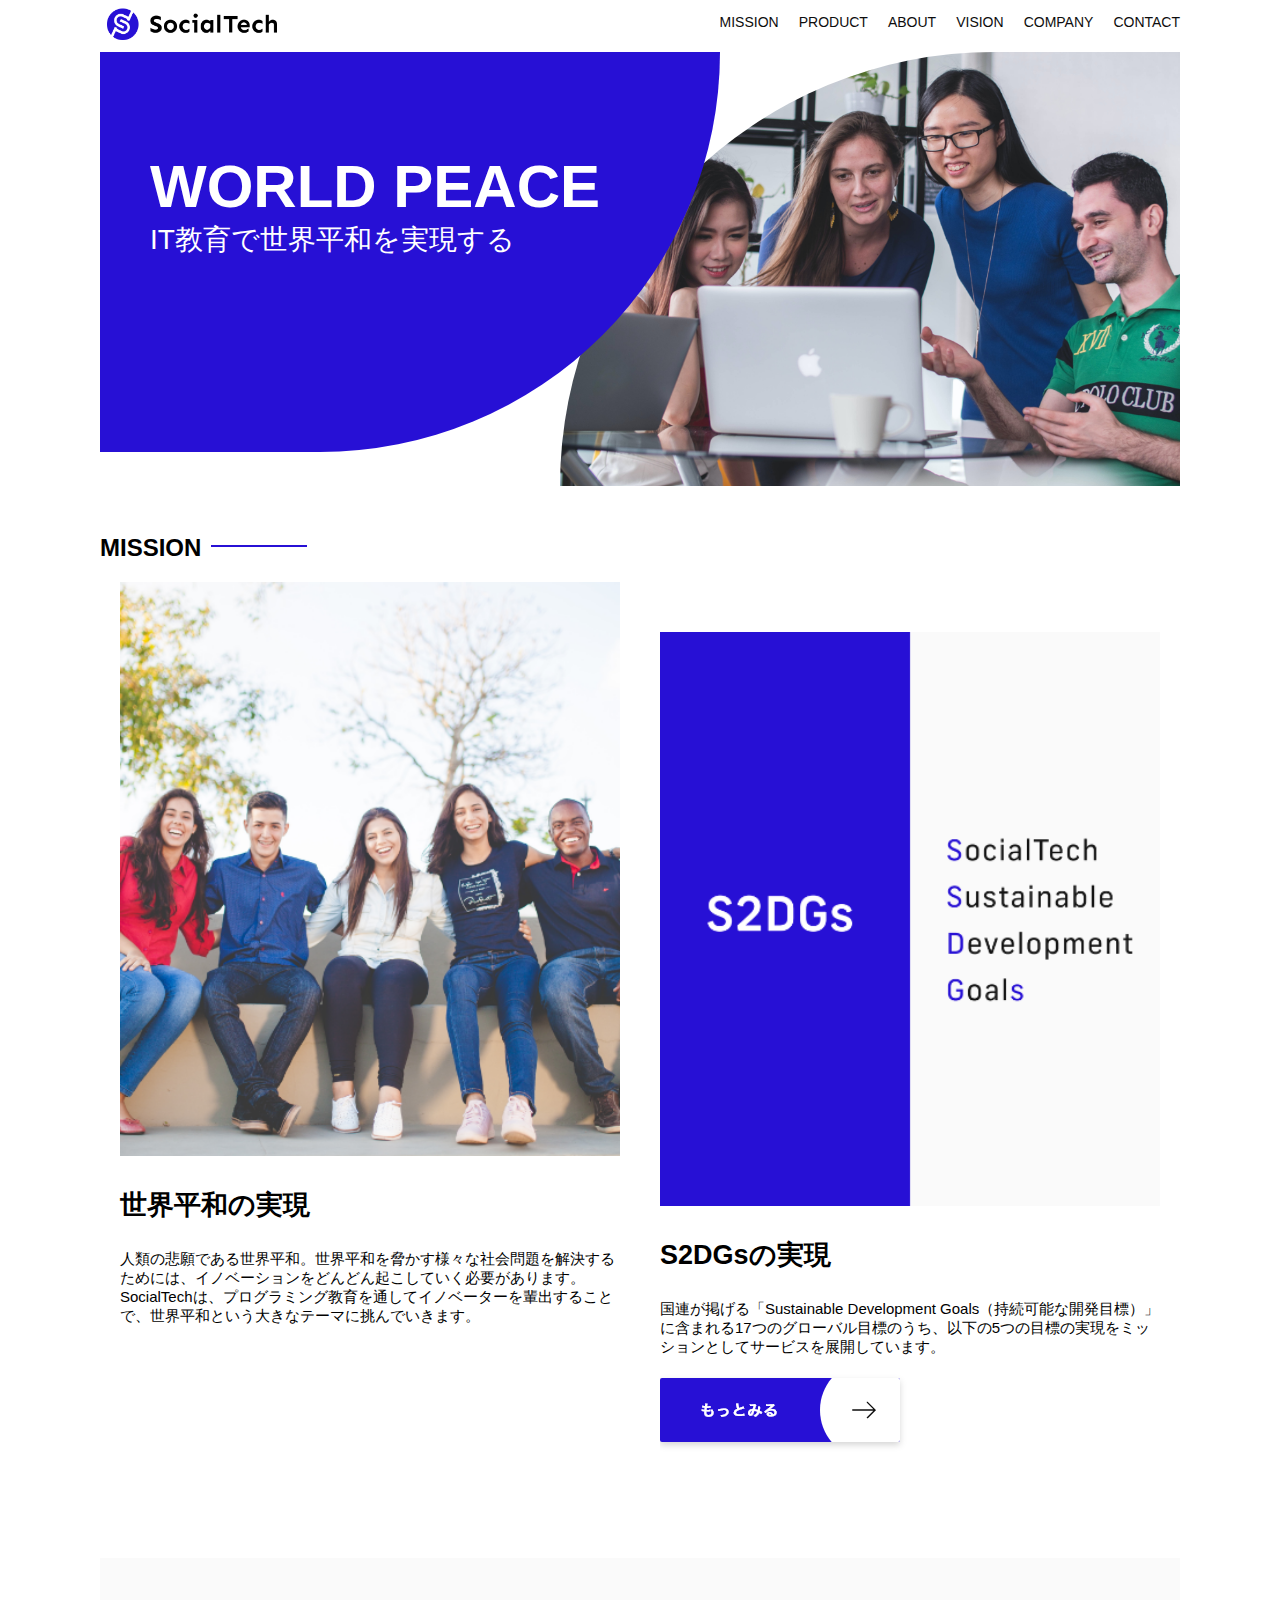
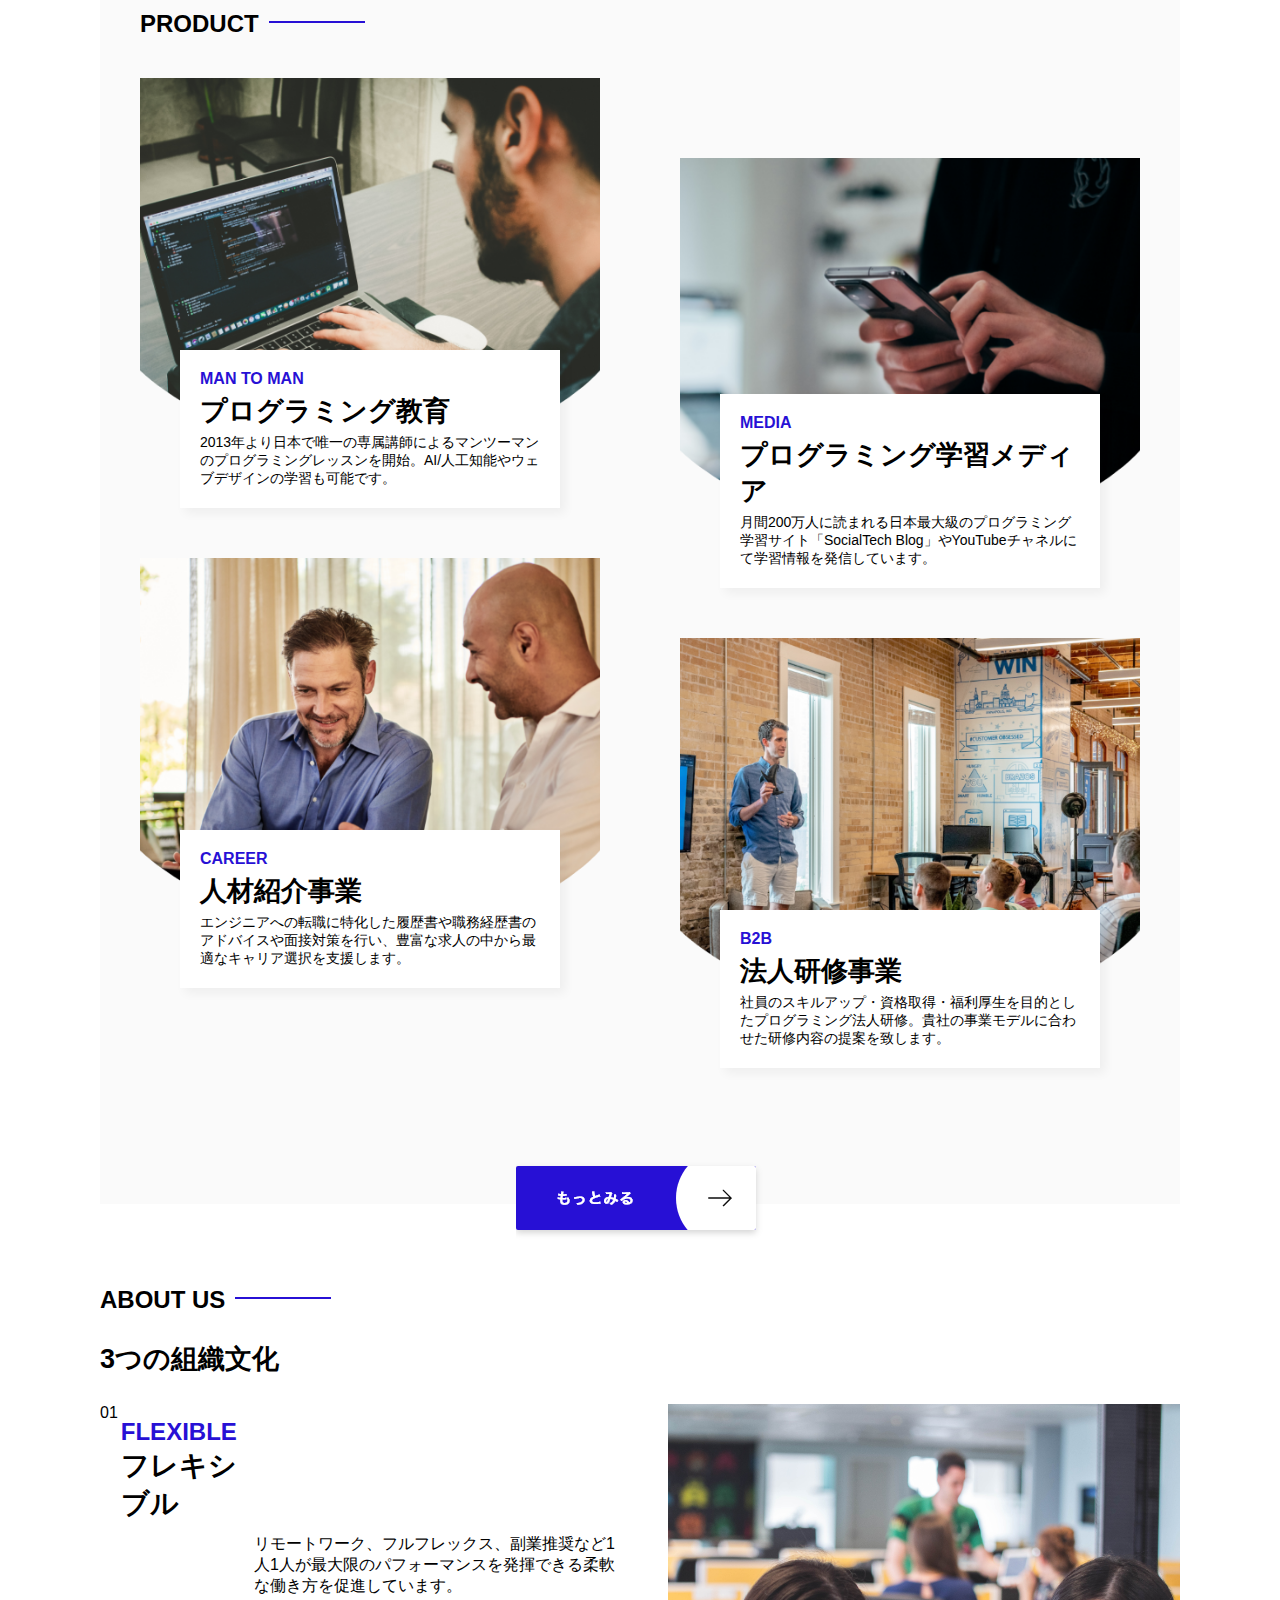
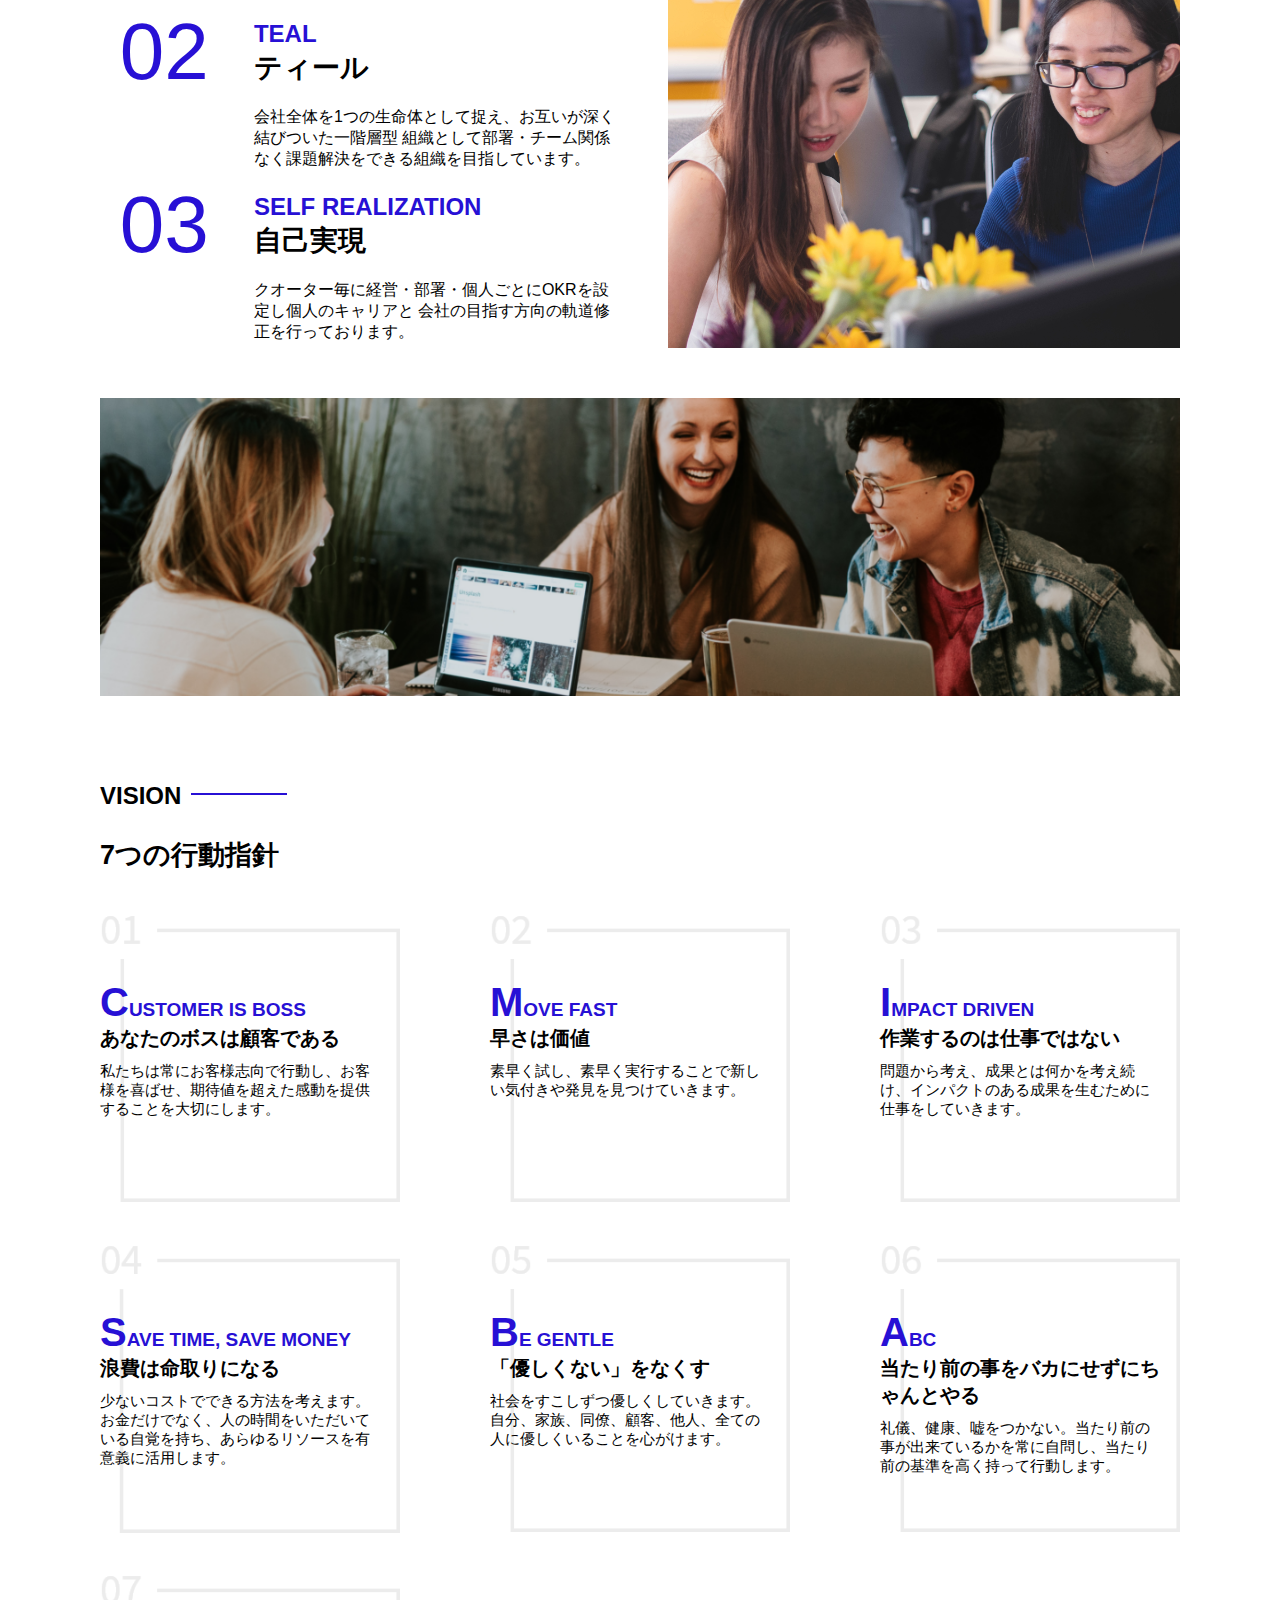
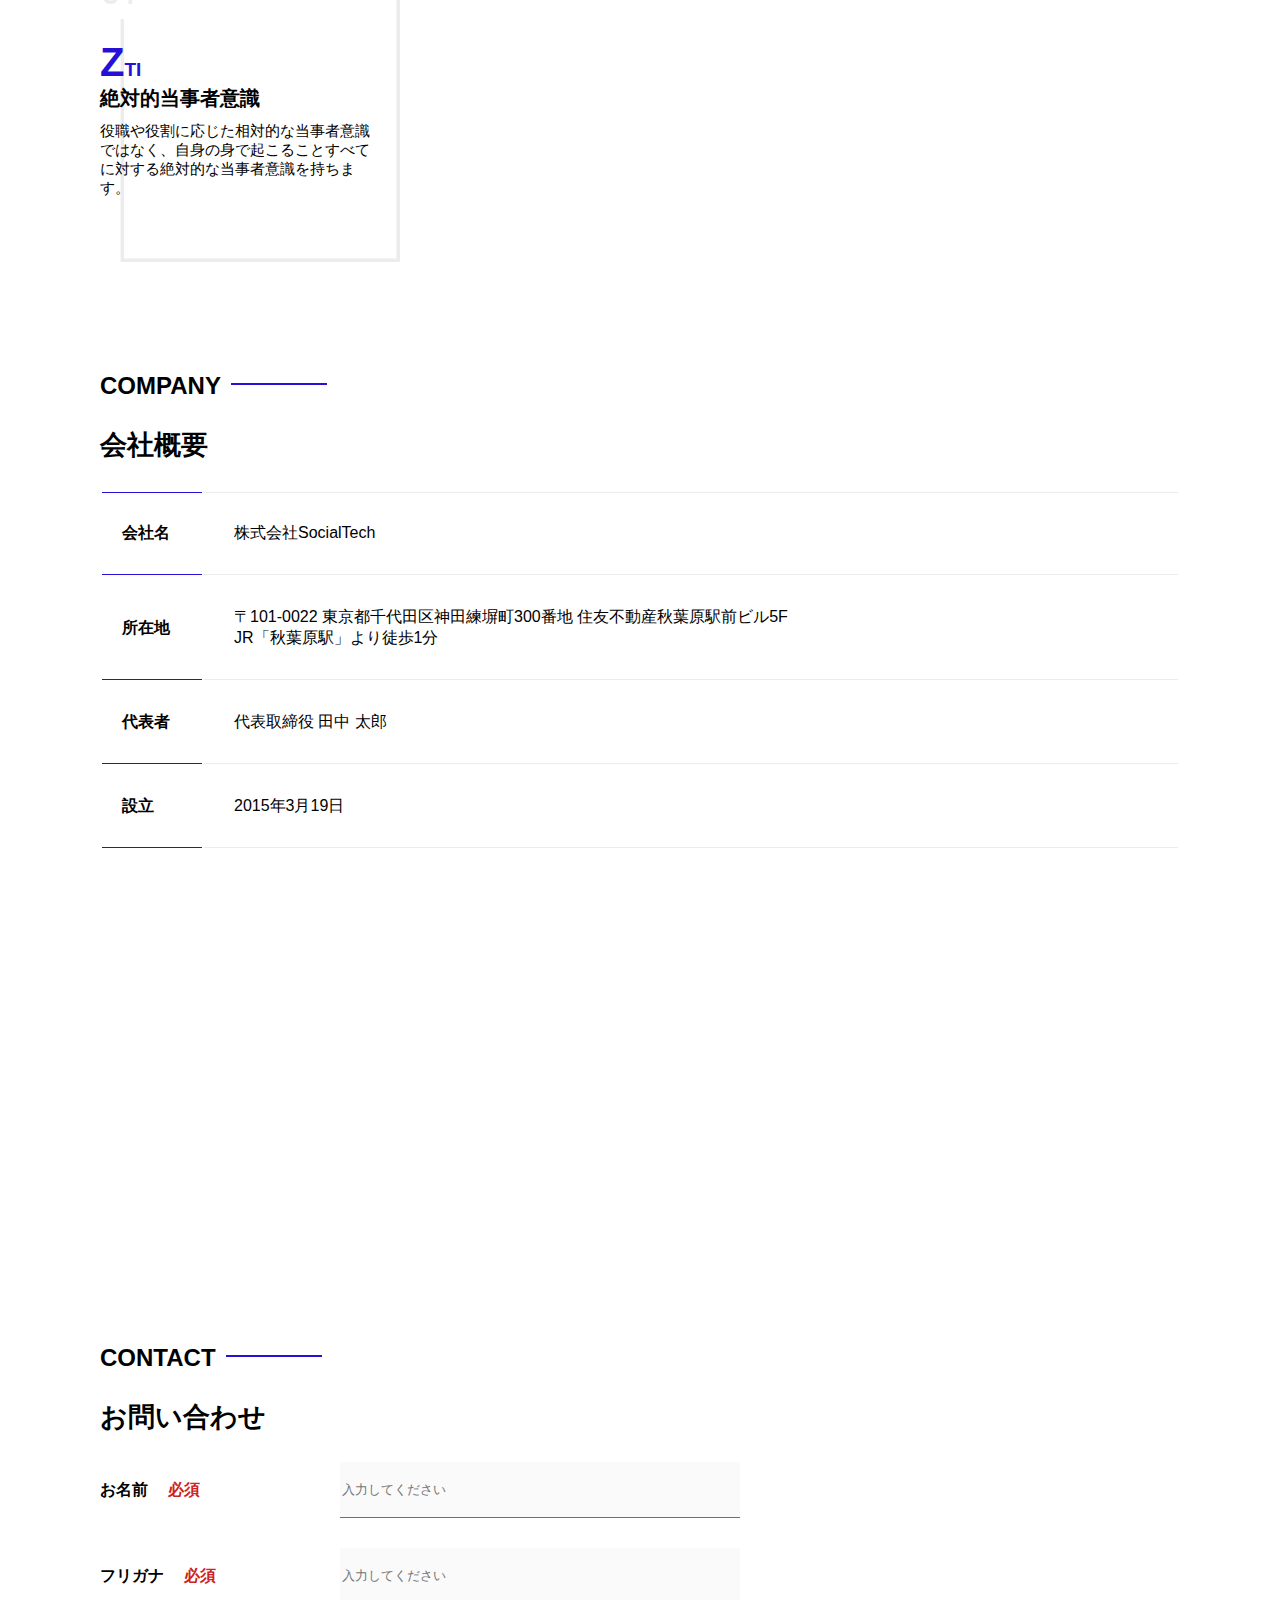
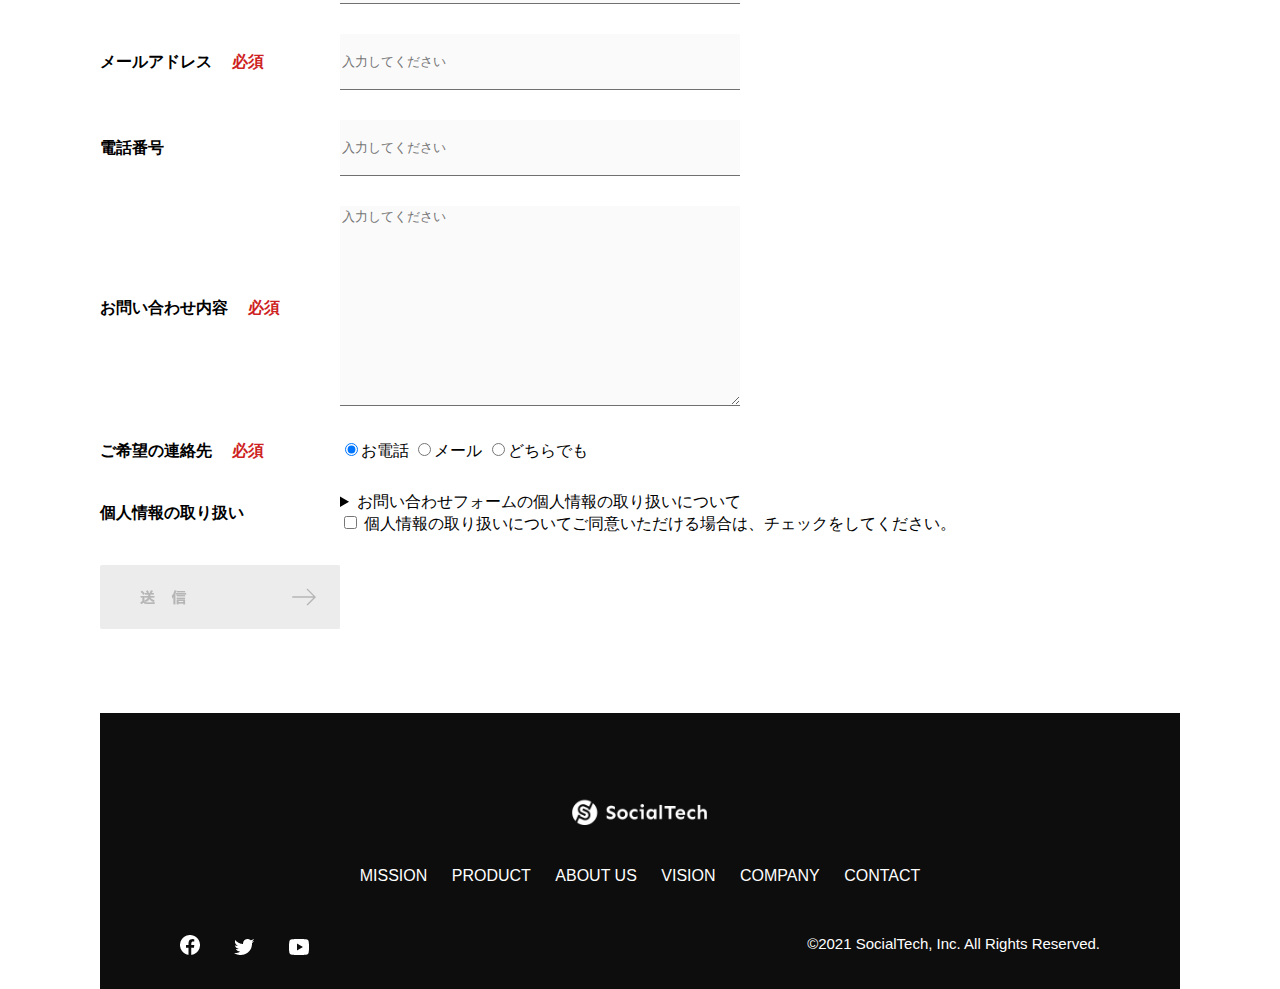
<file: kadai_tutorial_output/index.html>
<!DOCTYPE html>
<html>

<head>
    <title>SocialTech</title>
    <meta charset="UTF-8">
    <meta name="description" content="SocialTechはEdTech業界のリーディングカンパニーを目指します。">
    <meta name="viewport" content="width=device-width, initial-scale=1.0">
    <link rel="stylesheet" href="style.css">
</head>

<body>  
<!-- ヘッダ -->
 <header>
    <!-- ロゴー -->
    <a href="index.html" id="logo"><img src="images/logo.png" alt="トップページに戻る"></a> 

    <!-- pc用ナビゲーションメニュー -->
    <nav id="nav-pc">
        <ul>
            <li><a href="mission.html">MISSION</a></li>
            <li><a href="product.html">PRODUCT</a></li>
            <li><a href="index.html#aboutus">ABOUT</a></li>
            <li><a href="index.html#vision">VISION</a></li>
            <li><a href="index.html#company">COMPANY</a></li>
            <li><a href="index.html#contact">CONTACT</a></li>
        </ul>
    </nav>
    <!-- スマホ用メニューボタン -->
       <button id="menu-sp" onclick="document.getElementById('nav-sp').style.display = 'block'">
         <img src="images/button-menu.png" alt="ナビゲーションを開く">
       </button>
       <!-- スマホ用ナビゲーション -->
       <div id="nav-sp">
         <button id="close" onclick="document.getElementById('nav-sp').style.display = 'none'">
           <img src="images/button-close.png" alt="ナビゲーションを閉じる">
         </button>
 
         <nav>
           <ul>
             <li>
               <a id="logo-sp" href="index.html" onclick="document.getElementById('nav-sp').style.display = 'none'"><img src="images/logo-sp.png" alt="トップページに戻る"></a>
             </li>
             <li><a class="menu" href="mission.html" onclick="document.getElementById('nav-sp').style.display = 'none'">MISSION</a></li>
             <li><a class="menu" href="product.html" onclick="document.getElementById('nav-sp').style.display = 'none'">PRODUCT</a></li>
             <li><a class="menu" href="index.html#aboutus" onclick="document.getElementById('nav-sp').style.display = 'none'">ABOUT US</a></li>
             <li><a class="menu" href="index.html#vision" onclick="document.getElementById('nav-sp').style.display = 'none'">VISION</a></li>
             <li><a class="menu" href="index.html#company" onclick="document.getElementById('nav-sp').style.display = 'none'">COMPANY</a></li>
             <li><a class="menu" href="index.html#contact" onclick="document.getElementById('nav-sp').style.display = 'none'">CONTACT</a></li>
           </ul>
         </nav>
         <div id="sns">
           <a href="https://www.facebook.com/sejuku2013">
             <img src="images/button-facebook.png" alt="Facebookのリンク">
           </a>
           <a href="https://twitter.com/samuraijuku">
             <img src="images/button-twitter.png" alt="Twitterのリンク">
           </a>
           <a href="https://www.youtube.com/channel/UCCFOQO5aDK0xXam4cUQXT8g">
             <img src="images/button-youtube.png" alt="YouTubeのリンク">
           </a>
         </div>
       </div>
  </header>

<main>
  <article>
    <!-- メインビジュアル -->
    <section id="main-visual">
      <div id="main-message">
        <h1>WORLD PEACE</h1>
        <p>IT教育で世界平和を実現する</p>
      </div>
    <img src="images/index/index-main.png" alt="メインビジュアル">
    </section>

    <!-- ミッション -->
    <section id="mission">
        <h2 class="index-h2">MISSION</h2>
        <div id="mission-flex">
          <div>
            <img id="mission-photo" src="images/index/index-mission.png" alt="屋外のベンチで写真を撮影する多国籍の仲間たち">
            <h3>世界平和の実現</h3>
            <p>人類の悲願である世界平和。世界平和を脅かす様々な社会問題を解決するためには、イノベーションをどんどん起こしていく必要があります。SocialTechは、プログラミング教育を通してイノベーターを輩出することで、世界平和という大きなテーマに挑んでいきます。</p>
          </div>
          <div>
            <img id="s2dgs" src="images/index/s2dgs.png" alt="S2DGs">
            <h3>S2DGsの実現</h3>
            <p>国連が掲げる「Sustainable Development Goals（持続可能な開発目標）」に含まれる17つのグローバル目標のうち、以下の5つの目標の実現をミッションとしてサービスを展開しています。</p>
            <a href="mission.html">
              <img src="images/button-more.png" alt="もっとみる">
            </a>        
          </div>
        </div>
    </section>
    <!-- プロダクト -->
      <section id="product">
       <h2 class="index-h2">PRODUCT</h2>
        <div class="product-flex">
         <div id="product-left">
            <div>
               <img class="product-photo" src="images/index/index-mantoman.png" alt="PCでコードを書く男性">
               <div class="product-explain">
                 <span>MAN TO MAN</span>
                 <h3>プログラミング教育</h3>
                 <p>2013年より日本で唯一の専属講師によるマンツーマンのプログラミングレッスンを開始。AI/人工知能やウェブデザインの学習も可能です。</p>
               </div>
             </div>
             <div>
               <img class="product-photo" src="images/index/index-career.png" alt="笑顔で話し合う2人の男性">
               <div class="product-explain">
                 <span>CAREER</span>
                 <h3>人材紹介事業</h3>
                 <p>エンジニアへの転職に特化した履歴書や職務経歴書のアドバイスや面接対策を行い、豊富な求人の中から最適なキャリア選択を支援します。</p>
               </div>
             </div>
         </div>
         <div id="product-right">
            <div>
              <img class="product-photo" src="images/index/index-media.png" alt="スマートフォンを操作する人">
              <div class="product-explain">
                <span>MEDIA</span>
                <h3>プログラミング学習メディア</h3>
                <p>月間200万人に読まれる日本最大級のプログラミング学習サイト「SocialTech Blog」やYouTubeチャネルにて学習情報を発信しています。</p>
              </div>
            </div>
            <div>
              <img class="product-photo" src="images/index/index-b2b.png" alt="講演中の男性とそれを聴く人々">
              <div class="product-explain">
                <span>B2B</span>
                <h3>法人研修事業</h3>
                <p>社員のスキルアップ・資格取得・福利厚生を目的としたプログラミング法人研修。貴社の事業モデルに合わせた研修内容の提案を致します。</p>
              </div>
            </div>
          </div>
        </div>
        <div id="product-more">
          <a href="product.html">
            <img src="images/button-more.png" alt="もっとみる">
          </a>
        </div>
      </section>
    <!--about us -->
     <section id="aboutus">
         <h2 class="index-h2">ABOUT US</h2>
         <h3>3つの組織文化</h3>
         <div>
            <table class="culture-table">
                <tr>
                <tr class="culture-num">01</tr>
                <th><span class="culture-en">FLEXIBLE</span><br>フレキシブル</th>
                </tr>
                <tr>
              <td>
                <!--空のセル-->
              </td>
              <td class="culture-description">リモートワーク、フルフレックス、副業推奨など1人1人が最大限のパフォーマンスを発揮できる柔軟な働き方を促進しています。</td>
            </tr>
            <tr>
              <td class="culture-num">02</td>
              <th><span class="culture-en">TEAL</span><br>ティール</th>
            </tr>
            <tr>
              <td>
                <!--空のセル-->
              </td>
              <td class="culture-description">会社全体を1つの生命体として捉え、お互いが深く結びついた一階層型 組織として部署・チーム関係なく課題解決をできる組織を目指しています。</td>
            </tr>
            <tr>
              <td class="culture-num">03</td>
              <th><span class="culture-en">SELF REALIZATION</span><br>自己実現</th>
            </tr>
            <tr>
              <td>
                <!--空のセル-->
              </td>
              <td class="culture-description">クオーター毎に経営・部署・個人ごとにOKRを設定し個人のキャリアと 会社の目指す方向の軌道修正を行っております。</td>
            </tr>
            </table>
            <img class="culture-img" src="images/index/index-aboutus1.png" alt="笑顔で話し合う2人の女性">
         </div>
         <img class="culture-img2" src="images/index/index-aboutus2.png" alt="笑顔で話し合う3人の男女">
     </section>
     <!-- VISION -->
      <section id="vision">
        <h2 class="index-h2">VISION</h2>
        <h3>7つの行動指針</h3>
        <div>
            <div class="vision-box">
               <img src="images/index/vision-01.png" alt="01">
               <div>
                 <h4>CUSTOMER IS BOSS</h4>
                 <h5>あなたのボスは顧客である</h5>
                 <p>私たちは常にお客様志向で行動し、お客様を喜ばせ、期待値を超えた感動を提供することを大切にします。</p>
               </div>
             </div>
             <div class="vision-box">
               <img src="images/index/vision-02.png" alt="02">
               <div>
                 <h4>MOVE FAST</h4>
                 <h5>早さは価値</h5>
                 <p>素早く試し、素早く実行することで新しい気付きや発見を見つけていきます。</p>
               </div>
             </div>
             <div class="vision-box">
               <img src="images/index/vision-03.png" alt="03">
               <div>
                 <h4>IMPACT DRIVEN</h4>
                 <h5>作業するのは仕事ではない</h5>
                 <p>問題から考え、成果とは何かを考え続け、インパクトのある成果を生むために仕事をしていきます。</p>
               </div>
             </div>
             <div class="vision-box">
               <img src="images/index/vision-04.png" alt="04">
               <div>
                 <h4>SAVE TIME, SAVE MONEY</h4>
                 <h5>浪費は命取りになる</h5>
                 <p>少ないコストでできる方法を考えます。お金だけでなく、人の時間をいただいている自覚を持ち、あらゆるリソースを有意義に活用します。</p>
               </div>
             </div>
             <div class="vision-box">
               <img src="images/index/vision-05.png" alt="05">
               <div>
                 <h4>BE GENTLE</h4>
                 <h5>「優しくない」をなくす</h5>
                 <p>社会をすこしずつ優しくしていきます。自分、家族、同僚、顧客、他人、全ての人に優しくいることを心がけます。</p>
               </div>
             </div>
             <div class="vision-box">
               <img src="images/index/vision-06.png" alt="06">
               <div>
                 <h4>ABC</h4>
                 <h5>当たり前の事をバカにせずにちゃんとやる</h5>
                 <p>礼儀、健康、嘘をつかない。当たり前の事が出来ているかを常に自問し、当たり前の基準を高く持って行動します。</p>
               </div>
             </div>
             <div class="vision-box">
               <img src="images/index/vision-07.png" alt="07">
               <div>
                 <h4>ZTI</h4>
                 <h5>絶対的当事者意識</h5>
                 <p>役職や役割に応じた相対的な当事者意識ではなく、自身の身で起こることすべてに対する絶対的な当事者意識を持ちます。</p>
               </div>
             </div>
        </div>
      </section>
      <!-- COMPANY -->
      <section id="company">
        <h2 class="index-h2">COMPANY</h2>
        <h3>会社概要</h3>
        <table id="company-table">
             <tr>
               <th class="tableheader tableheader-first">会社名</th>
               <td class="cell cell-first">株式会社SocialTech</td>
             </tr>
             <tr>
               <th class="tableheader">所在地</th>
               <td class="cell">〒101-0022 東京都千代田区神田練塀町300番地 住友不動産秋葉原駅前ビル5F<br>JR「秋葉原駅」より徒歩1分</td>
             </tr>
             <tr>
               <th class="tableheader">代表者</th>
               <td class="cell">代表取締役 田中 太郎</td>
             </tr>
             <tr>
               <th class="tableheader">設立</th>
               <td class="cell">2015年3月19日</td>
             </tr>
           </table>
 <iframe src="https://www.google.com/maps/embed?pb=!1m18!1m12!1m3!1d3240.0688551336807!2d139.7720776771055!3d35.69992317258124!2m3!1f0!2f0!3f0!3m2!1i1024!2i768!4f13.1!3m3!1m2!1s0x60188fee13660e23%3A0x77137876edf742ac!2z5L2P5Y-L5LiN5YuV55Sj56eL6JGJ5Y6f6aeF5YmN44OT44Or!5e0!3m2!1sja!2sjp!4v1704858013291!5m2!1sja!2sjp" style="border: 0" allowfullscreen="" loading="lazy"></iframe>
      </section>
      <!-- お問い合わせフォーム -->
      <section id="contact">
        <h2 class="index-h2">CONTACT</h2>
        <h3>お問い合わせ</h3>
        <form>
          <div>
            <div class="contact-heading">
              <label class="contact-label">お名前<span class="contact-span">必須</span></label>
            </div>
            <div>
              <input type="text" name="name" placeholder="入力してください" class="contact-textbox">
            </div>
          </div>
          <div>
            <div class="contact-heading">
              <label class="contact-label">フリガナ<span class="contact-span">必須</span></label>
            </div>
            <div>
              <input type="text" name="hurigana" placeholder="入力してください" class="contact-textbox">
            </div>
          </div>
          <div>
            <div class="contact-heading">
              <label class="contact-label">メールアドレス<span class="contact-span">必須</span></label>
            </div>
            <div>
              <input type="text" name="email" placeholder="入力してください" class="contact-textbox">
            </div>
          </div>
          <div>
            <div class="contact-heading">
              <label class="contact-label">電話番号</label>
            </div>
            <div>
              <input type="text" name="tel" placeholder="入力してください" class="contact-textbox">
            </div>
          </div>
          <div>
            <div class="contact-heading">
              <label class="contact-label">お問い合わせ内容<span class="contact-span">必須</span></label>
            </div>
            <div>
              <textarea class="contact-textarea" placeholder="入力してください" name="message"></textarea>
            </div>
          </div>
          <div>
            <div class="contact-heading">
              <label class="contact-label">ご希望の連絡先<span class="contact-span">必須</span></label>
            </div>
            <div>
              <input class="radiobutton" type="radio" value="tel" name="contact" checked><label>お電話</label>
              <input class="radiobutton" type="radio" value="mail" name="contact"><label>メール</label>
              <input class="radiobutton" type="radio" value="both" name="contact"><label>どちらでも</label>
            </div>
          </div>
          <div>
               <div class="contact-heading">
                 <label class="contact-label">個人情報の取り扱い</label>
               </div>
               <div>
                 <details>
                   <summary>お問い合わせフォームの個人情報の取り扱いについて</summary>
                   <div>
                     <dl>
                       <dt>１．組織の名称又は氏名</dt>
                       <dd>株式会社SocialTech</dd>
                       <dt>２．個人情報保護管理者（若しくはその代理人）の氏名又は職名、所属及び連絡先</dt>
                       <dd>
                         <p>鈴木 一郎 コーポレート部</p>
                         <p>メールアドレス：samurai@example.com</p>
                         <p>TEL：03-1234-5678</p>
                       </dd>
                       <dt>３．個人情報の利用目的</dt>
                       <dd>
                         <ul>
                           <li>本サービス及び本サービスに関連する情報の提供又はそれらに関する連絡のため</li>
                           <li>ユーザーの本人確認のため</li>
                           <li>当社サービスのご案内のため</li>
                           <li>当社の商品等の広告または宣伝（電子メールによるものを含むものとします。）</li>
                         </ul>
                       </dd>
                       <dt>４．個人情報の取り扱い業務の委託</dt>
                       <dd>個人情報の取扱業務の全部または一部を外部に業務委託する場合があります。その際、弊社は、個人情報を適切に保護できる管理体制を敷き実行していることを条件として委託先を厳選したうえで、機密保持契約を委託先と締結し、お客様の個人情報を厳密に管理させます。</dd>
                       <dt>５．個人情報の開示等の請求</dt>
                       <dd>
                         お客様は、弊社に対してご自身の個人情報の開示等（利用目的の通知、開示、内容の訂正・追加・削除、利用の停止または消去、第三者への提供の停止）に関して、当社問合わせ窓口に申し出ることができます。<br>
                         その際、弊社はお客様ご本人を確認させていただいたうえで、合理的な期間内に対応いたします。<br>
                         なお、個人情報に関する弊社問合わせ先は、次の通りです。
                       </dd>
                       <dd>
                         <p>株式会社SocialTech　個人情報問合せ窓口</p>
                         <p>〒150-0043　東京都千代田区神田練塀町300番地 住友不動産秋葉原駅前ビル5F</p>
                         <p>メールアドレス：samurai@example.com　TEL：03-1234-5678</p>
                       </dd>
 
                       <dt>６．個人情報を提供されることの任意性について</dt>
                       <dd>お客様がご自身の個人情報を弊社に提供されるか否かは、お客様のご判断によりますが、もしご提供されない場合には、適切なサービスが提供できない場合がありますので予めご了承ください。</dd>
                     </dl>
                   </div>
                 </details>
                 <input type="checkbox" name="agree">
                 <span>個人情報の取り扱いについてご同意いただける場合は、チェックをしてください。</span>
               </div>
             </div>
             <input type="image" src="images/button-submit.png" alt="送信する">
        </form>
      </section>
    </article>
  </main>

  <footer>
      <div id="footer-logo">
        <img src="images/logo-sp.png" alt="SocialTech">
      </div>
      <div id="footer-link">
        <a href="mission.html">MISSION</a>
        <a href="product.html">PRODUCT</a>
        <a href="index.html#aboutus">ABOUT US</a>
        <a href="index.html#vision">VISION</a>
        <a href="index.html#company">COMPANY</a>
        <a href="index.html#contact">CONTACT</a>
      </div>
      <div id="sns-footer">
         <div class="sns-btns">
           <a href="https://www.facebook.com/sejuku2013"><img src="images/button-facebook.png" alt="Facebookのリンク"></a>
           <a href="https://twitter.com/samuraijuku"><img src="images/button-twitter.png" alt="Twitterのリンク"></a>
           <a href="https://www.youtube.com/channel/UCCFOQO5aDK0xXam4cUQXT8g"><img src="images/button-youtube.png" alt="YouTubeのリンク"></a>
         </div>
         <p id="copyright">&copy;2021 SocialTech, Inc. All Rights Reserved.</p>
       </div>
    </footer>

</body>

</html>
</file>
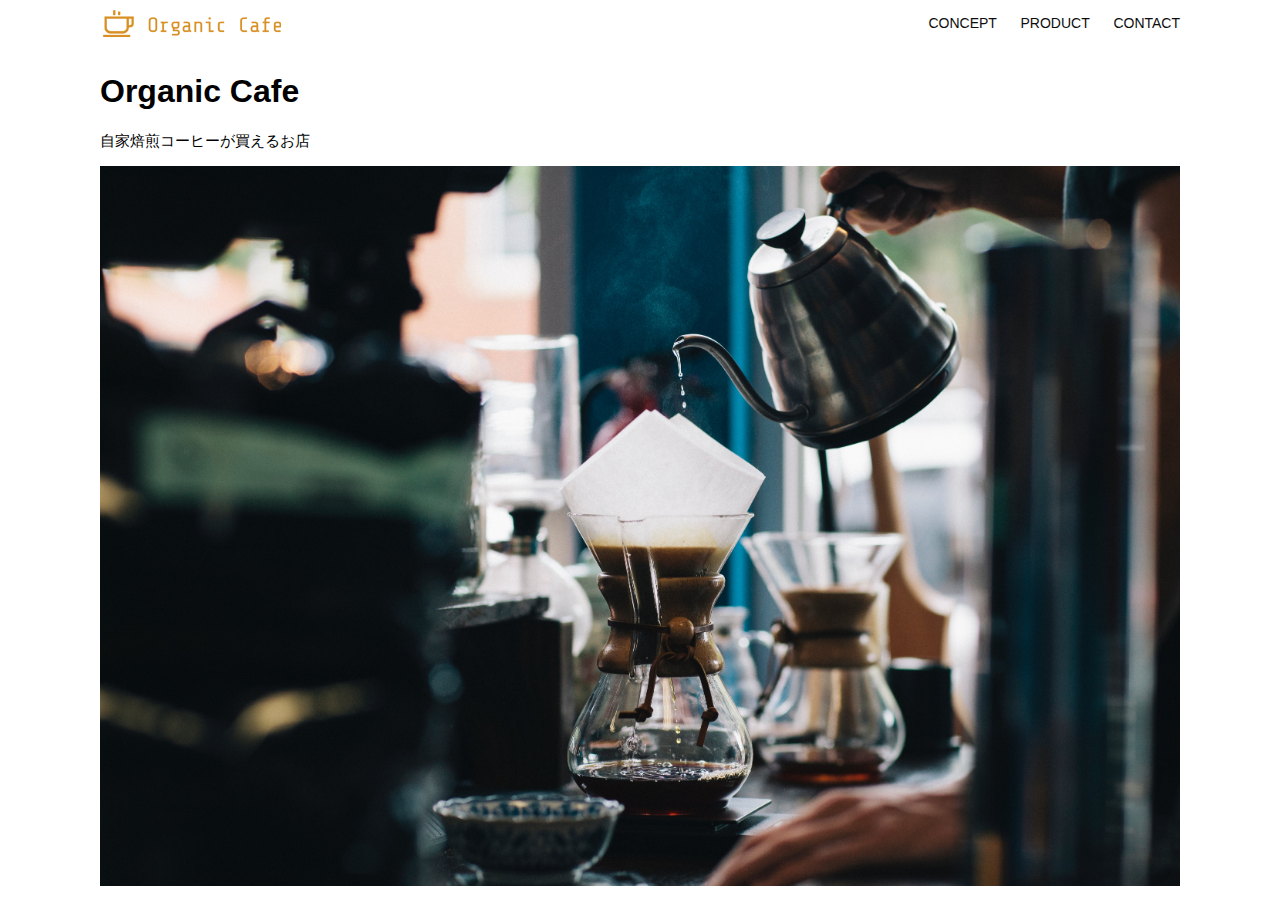
<file: html-css-kadai_013/coffe/index.html>
<!DOCTYPE html>
<html>
  <head>
    <title>Organic Cafe</title>
    <meta charset="UTF-8" />
    <meta name="description" content="自家焙煎のコーヒーがお家で楽しめるOrganic Cafe"/>
    <meta name="viewport" content="width=device-width, initial-scale=1.0" />
    <link rel="stylesheet" href="style.css" />
  </head>
  <body>
   
      <!-- ヘッダー -->
    <header>
      <a href="index.html" id="logo"><img src="images/coffeelogo.png" alt="トップページに戻る"/></a>
       <!-- PC用ナビゲーション -->
      <nav id="nav-pc">
        <a href="index.html#concept">CONCEPT</a>
        <a href="index.html#product">PRODUCT</a>
        <a href="index.html#contact">CONTACT</a>
      </nav>  

    <!-- SPハンバーガーメニュー -->
    <button id="menu-sp" onclick="document.getElementById('nav-sp').style.display = 'block'">
     <img id="menu-sp" src="images/button-menu.png" alt="ナビゲーションを開く" />
    </button>

    <!-- SPナビゲーション -->
     <div id="nav-sp">
         <button id="close" href="index.html#concept" onclick="document.getElementById('nav-sp').style.display = 'none'">
           <img id="close" src="images/button-close.png" alt="ナビゲーションを閉じる">
         </button>
      <nav>
       <ul>
         <a id="logo-sp" href="index.html" onclick="document.getElementById('nav-sp').style.display = 'none'">
            <img src="images/logo-sp.png" alt="Organic Cafe logo for mobile navigation, linking to homepage">
         </a>
         <li><a class="menu" href="index.html#concept" onclick="document.getElementById('nav-sp').style.display = 'none'">CONCEPT</a></li>
         <li><a class="menu" href="index.html#product" onclick="document.getElementById('nav-sp').style.display = 'none'">PRODUCT</a></li>
         <li><a class="menu" href="index.html#contact" onclick="document.getElementById('nav-sp').style.display = 'none'">CONTACT</a></li>
       </ul>
      </nav>
     </div>
    </header>

         <!-- メインビジュアル -->
    <main>
      <article>
        <section id="main-visual">
          <div id="main-message">
            <h1>Organic Cafe</h1>
            <p>自家焙煎コーヒーが買えるお店</p>
          </div>
          <img src="images/main-image.jpg" alt="コーヒーをハンドドリップで淹れる画像"/>
        </section>
      </article>
    </main>
  </body>
</html>
</file>
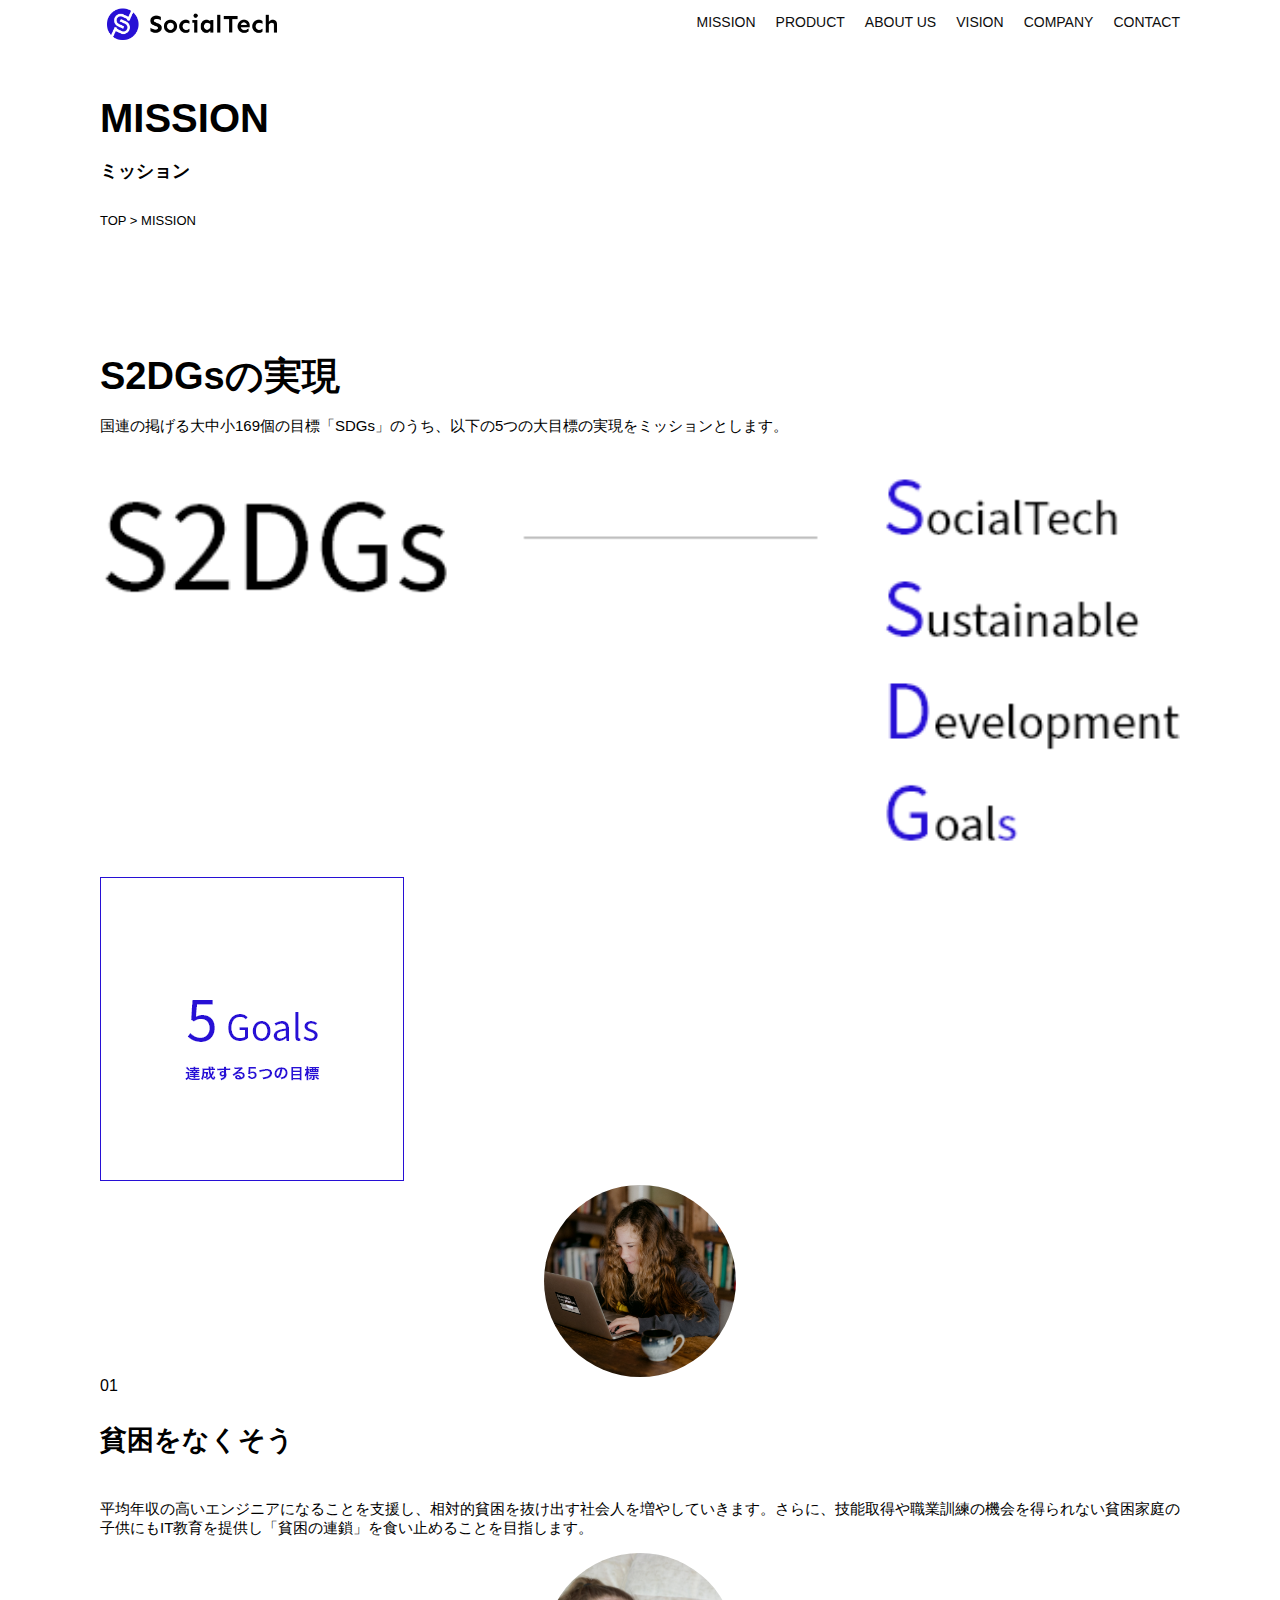
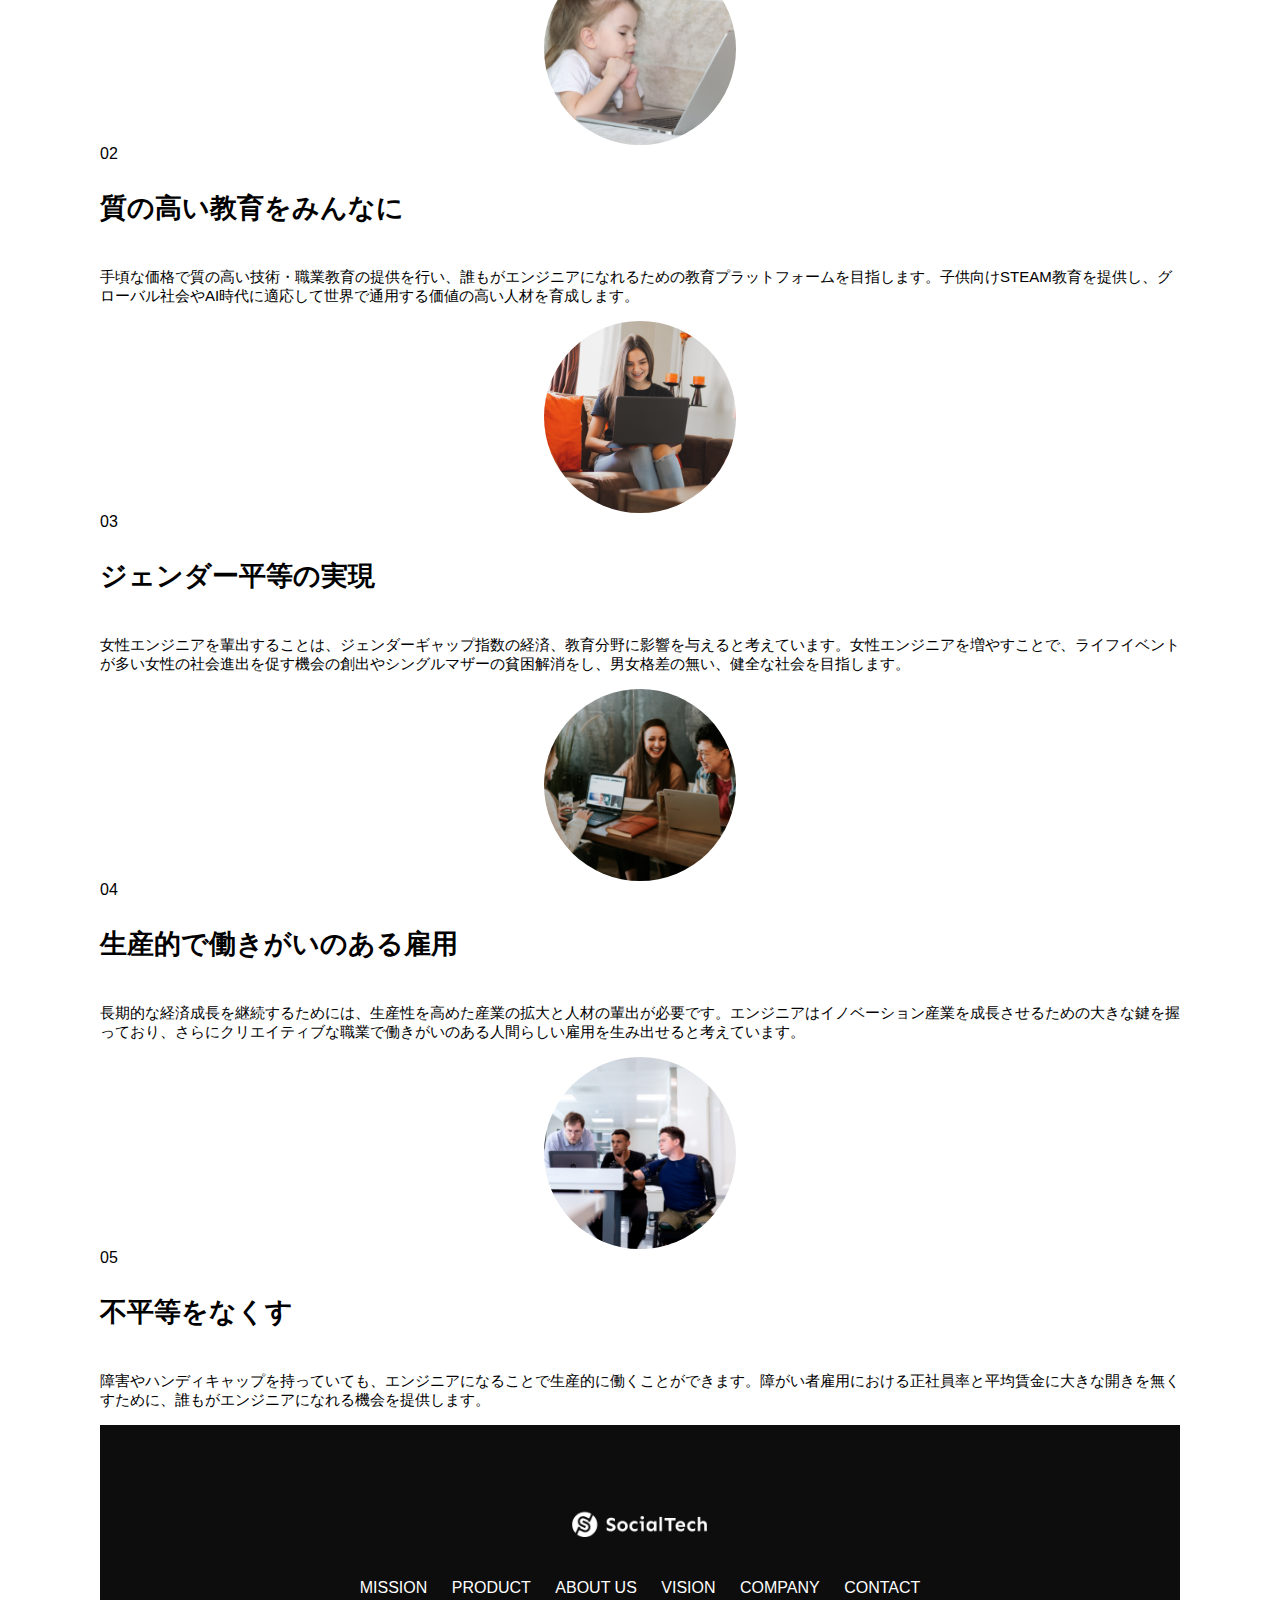
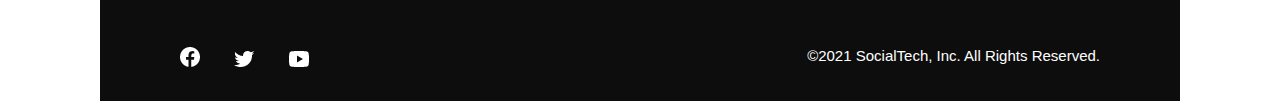
<file: kadai_tutorial_output/mission.html>
<!DOCTYPE html>
<html>
  <head>
    <title>SocialTech - MISSION ミッション -</title>
    <meta charset="utf-8">
    <meta name="description" content="SocialTechが目指す5つの目標（S2DGs）を紹介します">
    <meta name="viewport" content="width=device-width, initial-scale=1.0">
    <link rel="stylesheet" href="style.css">
  </head>

  <body>
    <!-- ヘッダー -->
    <header>
      <!-- ロゴ -->
      <a href="index.html" id="logo">
        <img src="images/logo.png" alt="トップページに戻る">
      </a>

      <!-- PC用ナビゲーション -->
      <nav id="nav-pc">
        <ul>
          <li><a href="mission.html">MISSION</a></li>
          <li><a href="product.html">PRODUCT</a></li>
          <li><a href="index.html#aboutus">ABOUT US</a></li>
          <li><a href="index.html#vision">VISION</a></li>
          <li><a href="index.html#company">COMPANY</a></li>
          <li><a href="index.html#contact">CONTACT</a></li>
        </ul>
      </nav>

      <!-- スマホ用メニューボタン -->
      <button id="menu-sp" onclick="document.getElementById('nav-sp').style.display = 'block'">
        <img src="images/button-menu.png" alt="ナビゲーションを開く">
      </button>

      <!-- スマホ用ナビゲーション -->
      <div id="nav-sp">
        <button id="close" onclick="document.getElementById('nav-sp').style.display = 'none'">
          <img src="images/button-close.png" alt="ナビゲーションを閉じる">
        </button>

        <nav>
          <ul>
            <li>
              <a id="logo-sp" href="index.html" onclick="document.getElementById('nav-sp').style.display = 'none'"><img src="images/logo-sp.png" alt="トップページに戻る"></a>
            </li>
            <li><a class="menu" href="mission.html" onclick="document.getElementById('nav-sp').style.display = 'none'">MISSION</a></li>
            <li><a class="menu" href="product.html" onclick="document.getElementById('nav-sp').style.display = 'none'">PRODUCT</a></li>
            <li><a class="menu" href="index.html#aboutus" onclick="document.getElementById('nav-sp').style.display = 'none'">ABOUT US</a></li>
            <li><a class="menu" href="index.html#vision" onclick="document.getElementById('nav-sp').style.display = 'none'">VISION</a></li>
            <li><a class="menu" href="index.html#company" onclick="document.getElementById('nav-sp').style.display = 'none'">COMPANY</a></li>
            <li><a class="menu" href="index.html#contact" onclick="document.getElementById('nav-sp').style.display = 'none'">CONTACT</a></li>
          </ul>
        </nav>
        <div id="sns">
          <a href="https://www.facebook.com/sejuku2013">
            <img src="images/button-facebook.png" alt="Facebookのリンク">
          </a>
          <a href="https://twitter.com/samuraijuku">
            <img src="images/button-twitter.png" alt="Twitterのリンク">
          </a>
          <a href="https://www.youtube.com/channel/UCCFOQO5aDK0xXam4cUQXT8g">
            <img src="images/button-youtube.png" alt="YouTubeのリンク">
          </a>
        </div>
      </div>
    </header>

    <main>
      <article>
        <section id="mission-main">
          <div class="mission-main-inner">
            <div id="mission-title">
              <h1>MISSION<br><span>ミッション</span></h1>
              <p>TOP > MISSION</p>
            </div>
          </div>
        </section>

        <section id="mission-s2dgs">
            <h2 class="mission-h2">S2DGsの実現</h2>
            <p>国連の掲げる大中小169個の目標「SDGs」のうち、以下の5つの大目標の実現をミッションとします。</p>
            <img src="images/mission/mission-s2dgs.png" alt="S2DGs">
          </section>

          <section id="mission-five-goals">
           <div class="five-goals-image">
             <img src="images/mission/mission-5goals.png" alt="5Goals">
           </div>
           <div class="five-goals-read">
             <div>
               <img class="fivegoals-image-left" src="images/mission/mission-5goals01.png" alt="PCを操作する女の子">
               <span class="fivegoals-number">01</span>
               <h3 class="fivegoals-h3">貧困をなくそう</h3>
               <p class="fivegoals-p">平均年収の高いエンジニアになることを支援し、相対的貧困を抜け出す社会人を増やしていきます。さらに、技能取得や職業訓練の機会を得られない貧困家庭の子供にもIT教育を提供し「貧困の連鎖」を食い止めることを目指します。</p>
             </div>
             <div>
               <img class="fivegoals-image-right" src="images/mission/mission-5goals02.png" alt="PCを見つめる小さい女の子">
               <span class="fivegoals-number">02</span>
               <h3 class="fivegoals-h3">質の高い教育をみんなに</h3>
               <p class="fivegoals-p">手頃な価格で質の高い技術・職業教育の提供を行い、誰もがエンジニアになれるための教育プラットフォームを目指します。子供向けSTEAM教育を提供し、グローバル社会やAI時代に適応して世界で通用する価値の高い人材を育成します。</p>
             </div>
             <div>
               <img class="fivegoals-image-left" src="images/mission/mission-5goals03.png" alt="PCを操作する女性">
               <span class="fivegoals-number">03</span>
               <h3 class="fivegoals-h3">ジェンダー平等の実現</h3>
               <p class="fivegoals-p">女性エンジニアを輩出することは、ジェンダーギャップ指数の経済、教育分野に影響を与えると考えています。女性エンジニアを増やすことで、ライフイベントが多い女性の社会進出を促す機会の創出やシングルマザーの貧困解消をし、男女格差の無い、健全な社会を目指します。</p>
             </div>
             <div>
               <img class="fivegoals-image-right" src="images/mission/mission-5goals04.png" alt="笑顔で話し合う3人の男女">
               <span class="fivegoals-number">04</span>
               <h3 class="fivegoals-h3">生産的で働きがいのある雇用</h3>
               <p class="fivegoals-p">長期的な経済成長を継続するためには、生産性を高めた産業の拡大と人材の輩出が必要です。エンジニアはイノベーション産業を成長させるための大きな鍵を握っており、さらにクリエイティブな職業で働きがいのある人間らしい雇用を生み出せると考えています。</p>
             </div>
             <div>
               <img class="fivegoals-image-left" src="images/mission/mission-5goals05.png" alt="障害を持つ男性が生き生きと働く様子">
               <span class="fivegoals-number">05</span>
               <h3 class="fivegoals-h3">不平等をなくす</h3>
               <p class="fivegoals-p">障害やハンディキャップを持っていても、エンジニアになることで生産的に働くことができます。障がい者雇用における正社員率と平均賃金に大きな開きを無くすために、誰もがエンジニアになれる機会を提供します。</p>
             </div>
           </div>
         </section>

      </article>
    </main>

    <footer>
      <div id="footer-logo">
        <img src="images/logo-sp.png" alt="SocialTech">
      </div>
      <div id="footer-link">
        <a href="mission.html">MISSION</a>
        <a href="product.html">PRODUCT</a>
        <a href="index.html#aboutus">ABOUT US</a>
        <a href="index.html#vision">VISION</a>
        <a href="index.html#company">COMPANY</a>
        <a href="index.html#contact">CONTACT</a>
      </div>
      <div id="sns-footer">
        <div class="sns-btns">
          <a href="https://www.facebook.com/sejuku2013"><img src="images/button-facebook.png" alt="Facebookのリンク"></a>
          <a href="https://twitter.com/samuraijuku"><img src="images/button-twitter.png" alt="Twitterのリンク"></a>
          <a href="https://www.youtube.com/channel/UCCFOQO5aDK0xXam4cUQXT8g"><img src="images/button-youtube.png" alt="YouTubeのリンク"></a>
        </div>
        <p id="copyright">&copy;2021 SocialTech, Inc. All Rights Reserved.</p>
      </div>
    </footer>

  </body>
</html>
</file>
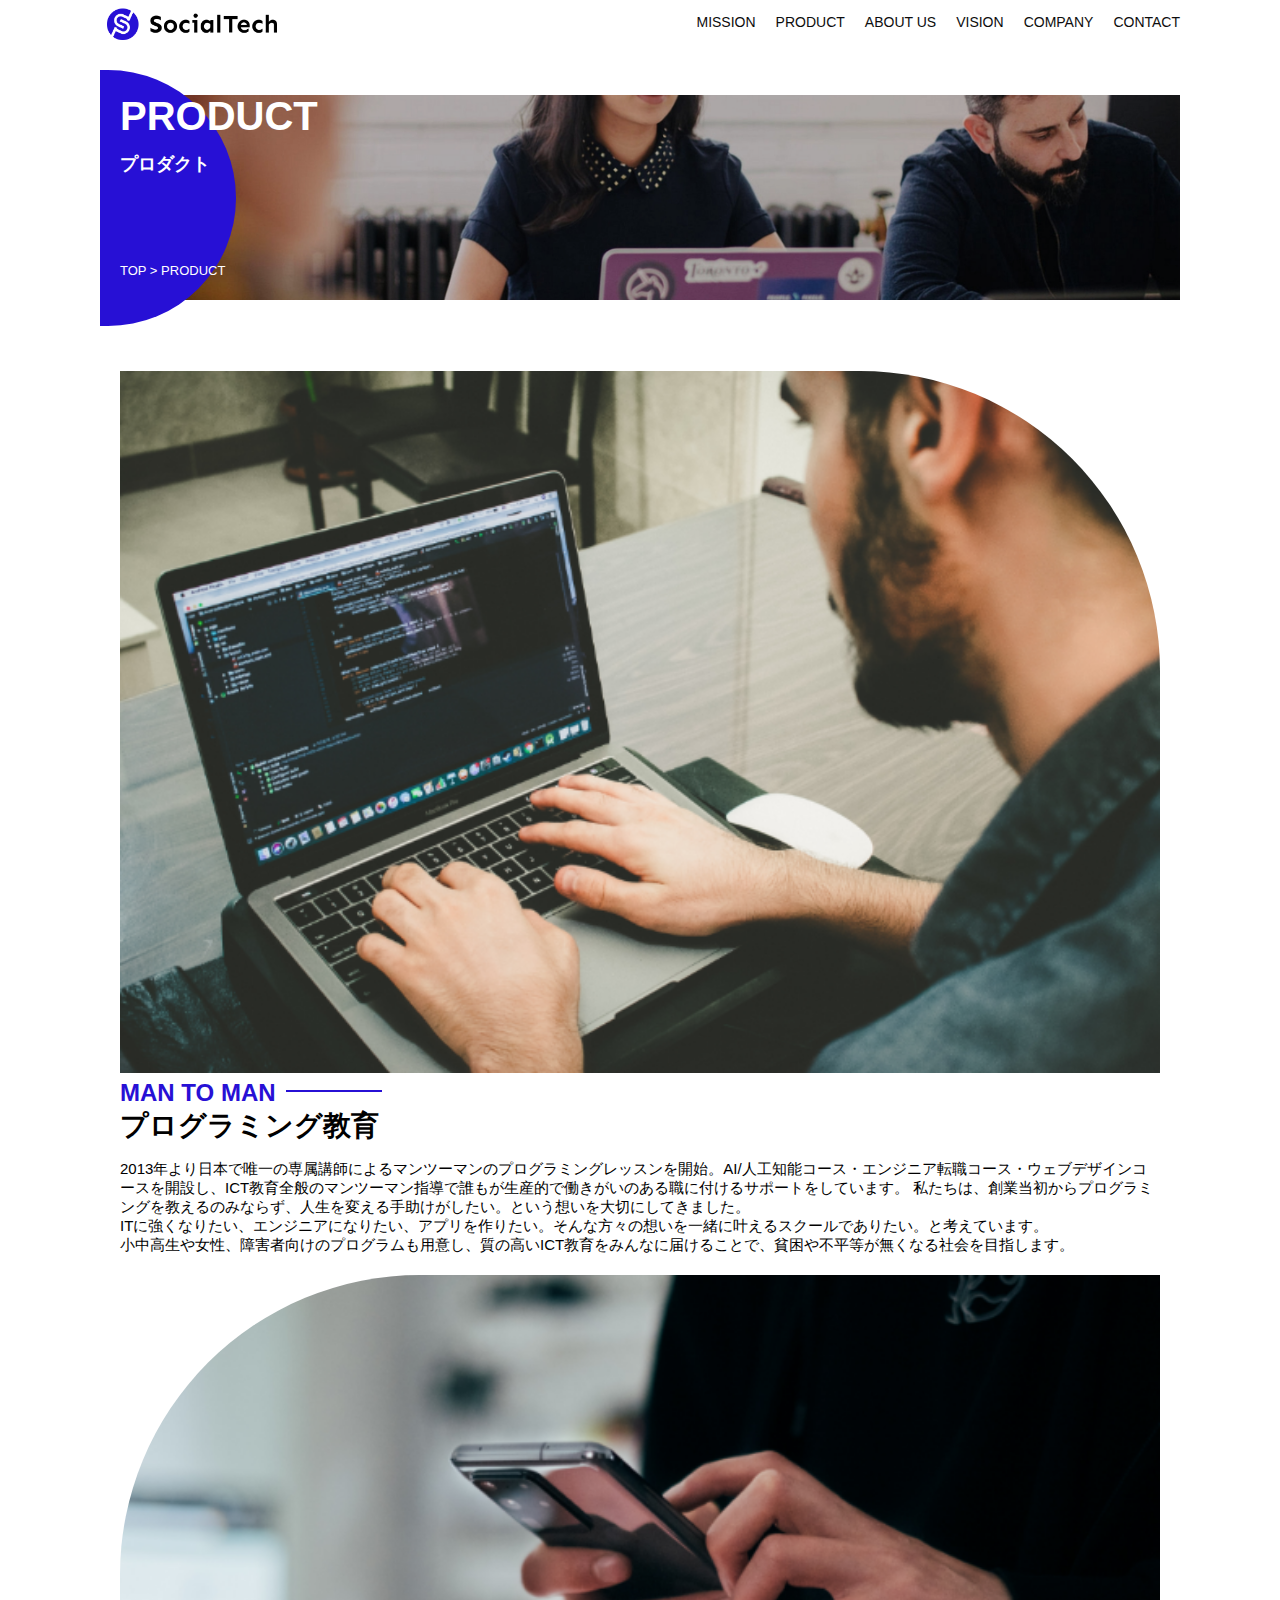
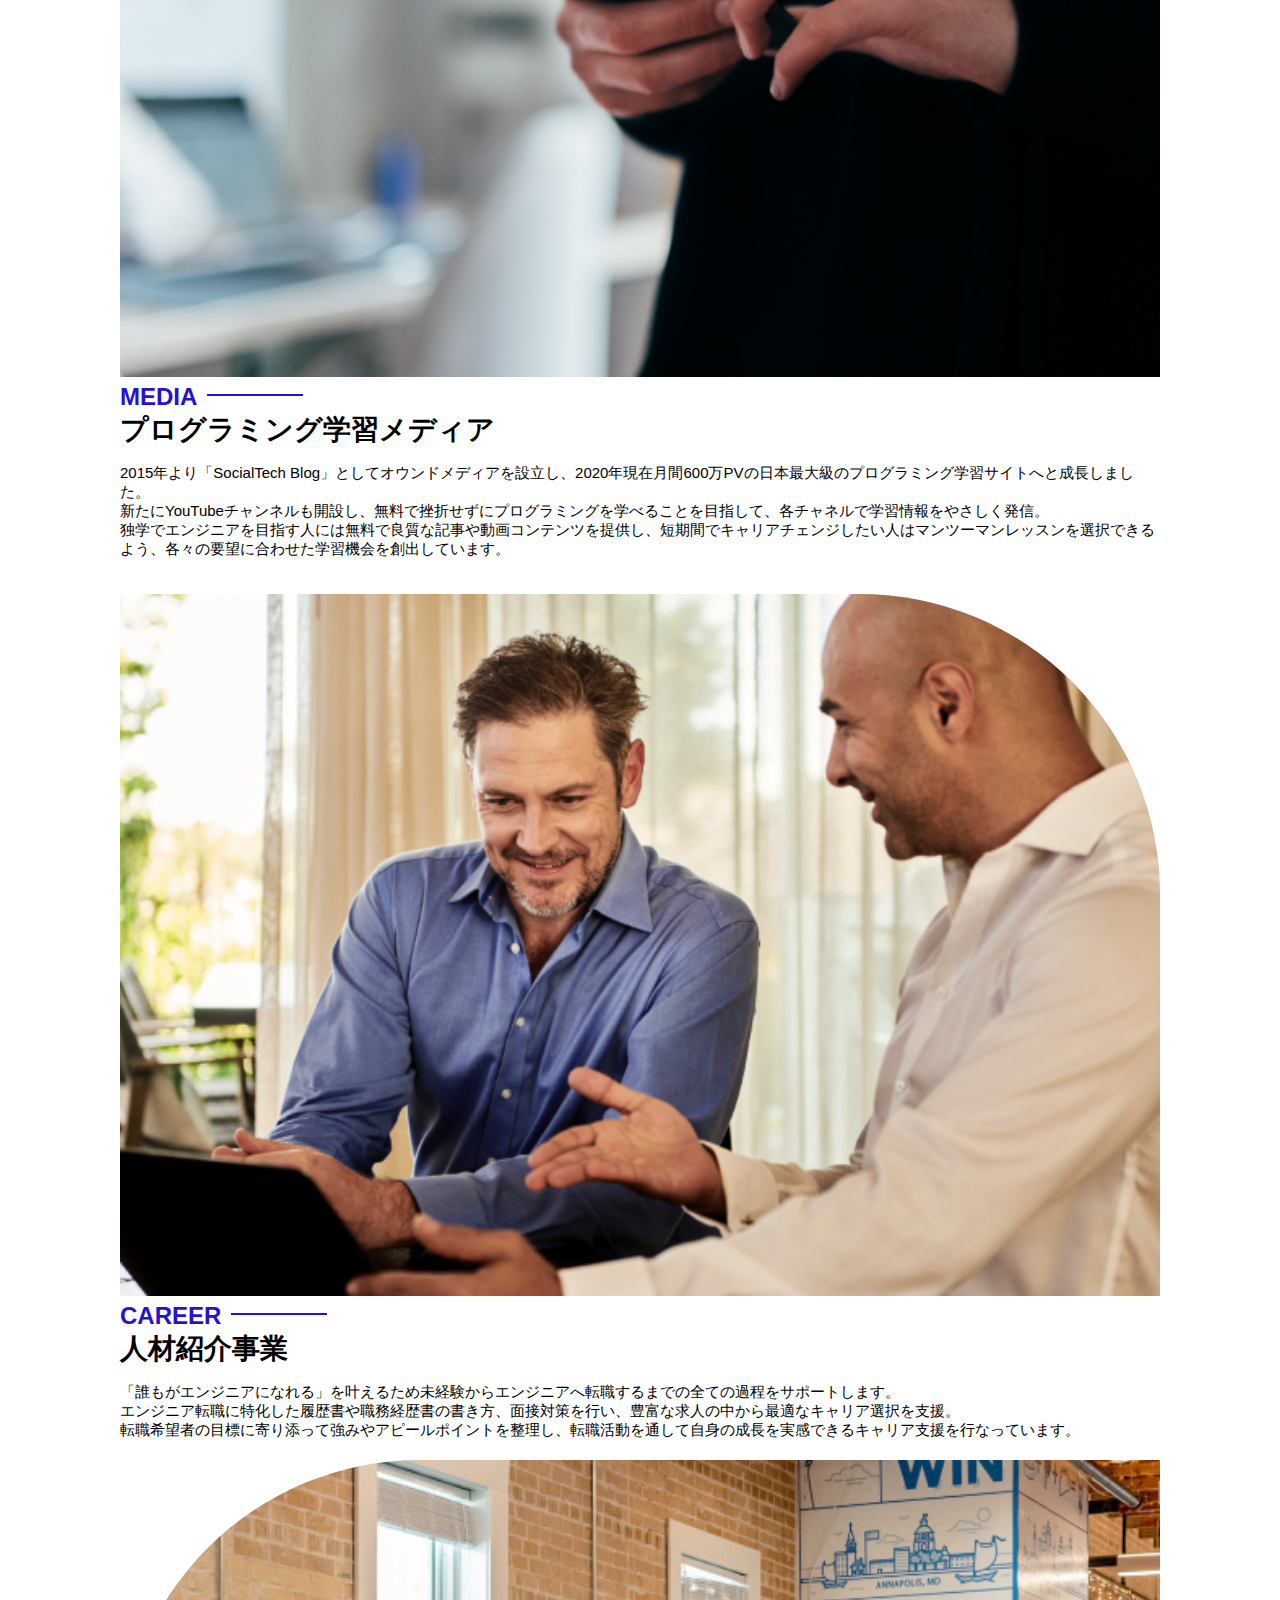
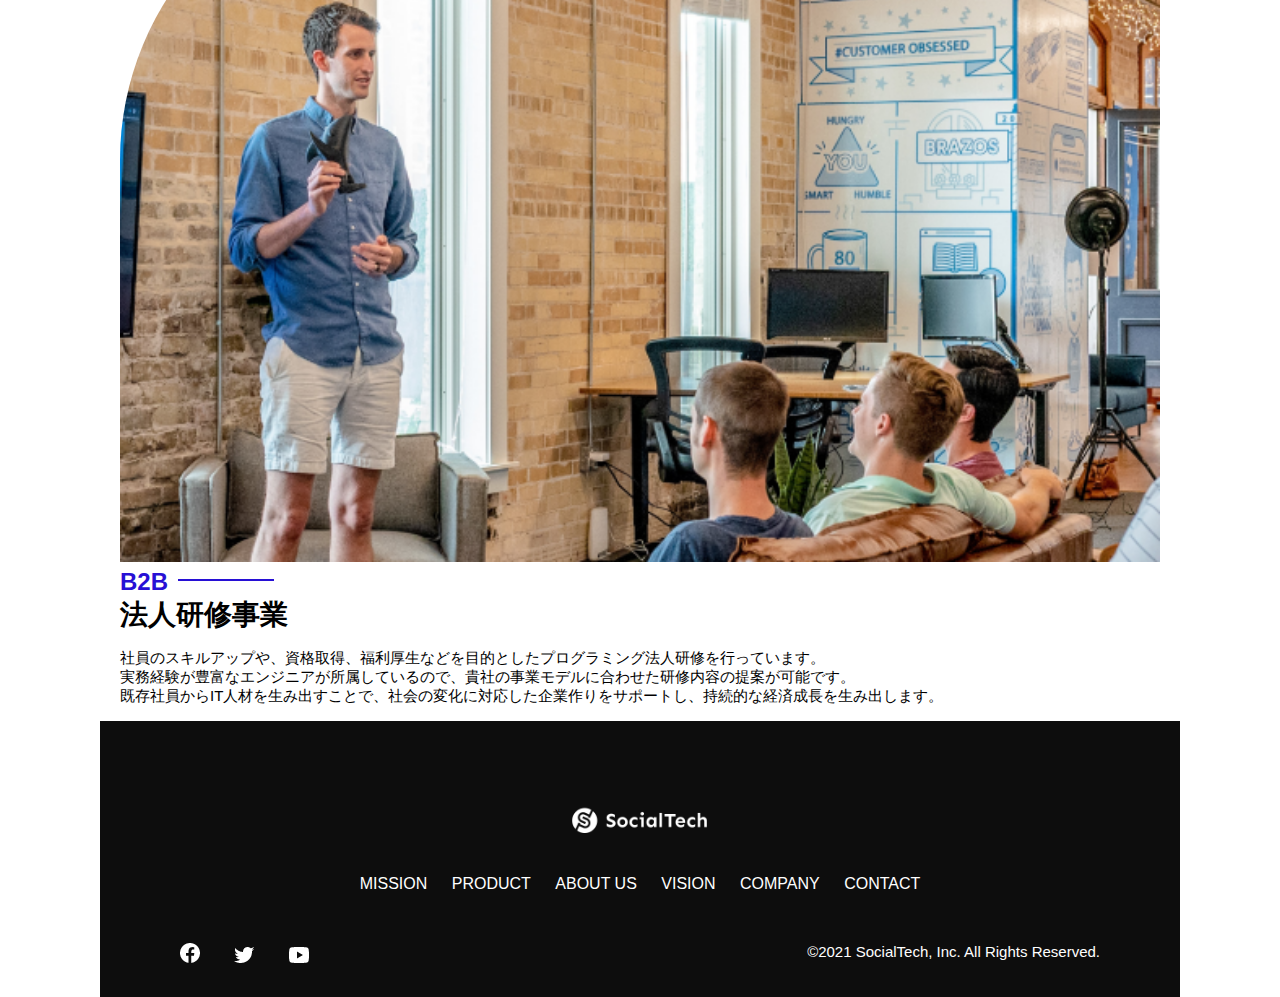
<file: kadai_tutorial_output/product.html>
<!DOCTYPE html>
<html>
  <head>
    <title>SocialTech -PRODUCT プロダクト-</title>
    <meta charset="utf-8">
    <meta name="description" content="SocialTechの4つのプロダクトを紹介します">
    <meta name="viewport" content="width=device-width, initial-scale=1.0">
    <link rel="stylesheet" href="style.css">
  </head>

  <body>
    <!-- ヘッダー -->
    <header>
      <!-- ロゴ -->
      <a href="index.html" id="logo">
        <img src="images/logo.png" alt="トップページに戻る">
      </a>

      <!-- PC用ナビゲーション -->
      <nav id="nav-pc">
        <ul>
          <li><a href="mission.html">MISSION</a></li>
          <li><a href="product.html">PRODUCT</a></li>
          <li><a href="index.html#aboutus">ABOUT US</a></li>
          <li><a href="index.html#vision">VISION</a></li>
          <li><a href="index.html#company">COMPANY</a></li>
          <li><a href="index.html#contact">CONTACT</a></li>
        </ul>
      </nav>

      <!-- スマホ用メニューボタン -->
      <button id="menu-sp" onclick="document.getElementById('nav-sp').style.display = 'block'">
        <img src="images/button-menu.png" alt="ナビゲーションを開く">
      </button>

      <!-- スマホ用ナビゲーション -->
      <div id="nav-sp">
        <button id="close" onclick="document.getElementById('nav-sp').style.display = 'none'">
          <img src="images/button-close.png" alt="ナビゲーションを閉じる">
        </button>

        <nav>
          <ul>
            <li>
              <a id="logo-sp" href="index.html" onclick="document.getElementById('nav-sp').style.display = 'none'"><img src="images/logo-sp.png" alt="トップページに戻る"></a>
            </li>
            <li><a class="menu" href="mission.html" onclick="document.getElementById('nav-sp').style.display = 'none'">MISSION</a></li>
            <li><a class="menu" href="product.html" onclick="document.getElementById('nav-sp').style.display = 'none'">PRODUCT</a></li>
            <li><a class="menu" href="index.html#aboutus" onclick="document.getElementById('nav-sp').style.display = 'none'">ABOUT US</a></li>
            <li><a class="menu" href="index.html#vision" onclick="document.getElementById('nav-sp').style.display = 'none'">VISION</a></li>
            <li><a class="menu" href="index.html#company" onclick="document.getElementById('nav-sp').style.display = 'none'">COMPANY</a></li>
            <li><a class="menu" href="index.html#contact" onclick="document.getElementById('nav-sp').style.display = 'none'">CONTACT</a></li>
          </ul>
        </nav>
        <div id="sns">
          <a href="https://www.facebook.com/sejuku2013">
            <img src="images/button-facebook.png" alt="Facebookのリンク">
          </a>
          <a href="https://twitter.com/samuraijuku">
            <img src="images/button-twitter.png" alt="Twitterのリンク">
          </a>
          <a href="https://www.youtube.com/channel/UCCFOQO5aDK0xXam4cUQXT8g">
            <img src="images/button-youtube.png" alt="YouTubeのリンク">
          </a>
        </div>
      </div>
    </header>

    <main>
      <article>
        <section id="product-main">
           <div class="product-main-inner">
             <div id="product-title">
               <h1>PRODUCT<br><span>プロダクト</span></h1>
               <p>TOP > PRODUCT</p>
             </div>
           </div>
         </section>
         <section class="product-section product-section-left">
           <div class="product-section-img">
             <img src="images/product/product-mantoman.png" alt="PCでコードを書く男性">
           </div>
           <div class="product-read">
             <h2 class="product-h2">MAN TO MAN</h2>
             <h3 class="product-h3">プログラミング教育</h3>
             <p>
               2013年より日本で唯一の専属講師によるマンツーマンのプログラミングレッスンを開始。AI/人工知能コース・エンジニア転職コース・ウェブデザインコースを開設し、ICT教育全般のマンツーマン指導で誰もが生産的で働きがいのある職に付けるサポートをしています。 私たちは、創業当初からプログラミングを教えるのみならず、人生を変える手助けがしたい。という想いを大切にしてきました。<br>ITに強くなりたい、エンジニアになりたい、アプリを作りたい。そんな方々の想いを一緒に叶えるスクールでありたい。と考えています。<br>小中高生や女性、障害者向けのプログラムも用意し、質の高いICT教育をみんなに届けることで、貧困や不平等が無くなる社会を目指します。
             </p>
           </div>
         </section>
 
         <section class="product-section product-section-right">
           <div class="product-read">
             <h2 class="product-h2">MEDIA</h2>
             <h3 class="product-h3">プログラミング学習メディア</h3>
             <p>2015年より「SocialTech Blog」としてオウンドメディアを設立し、2020年現在月間600万PVの日本最大級のプログラミング学習サイトへと成長しました。<br>新たにYouTubeチャンネルも開設し、無料で挫折せずにプログラミングを学べることを目指して、各チャネルで学習情報をやさしく発信。<br>独学でエンジニアを目指す人には無料で良質な記事や動画コンテンツを提供し、短期間でキャリアチェンジしたい人はマンツーマンレッスンを選択できるよう、各々の要望に合わせた学習機会を創出しています。</p>
           </div>
           <div class="product-section-img">
             <img src="images/product/product-media.png" alt="スマートフォンを操作する人">
           </div>
         </section>
 
         <section class="product-section product-section-left">
           <div class="product-section-img">
             <img src="images/product/product-career.png" alt="笑顔で話し合う2人の男性">
           </div>
           <div class="product-read">
             <h2 class="product-h2">CAREER</h2>
             <h3 class="product-h3">人材紹介事業</h3>
             <p>「誰もがエンジニアになれる」を叶えるため未経験からエンジニアへ転職するまでの全ての過程をサポートします。<br>エンジニア転職に特化した履歴書や職務経歴書の書き方、面接対策を行い、豊富な求人の中から最適なキャリア選択を支援。<br>転職希望者の目標に寄り添って強みやアピールポイントを整理し、転職活動を通して自身の成長を実感できるキャリア支援を行なっています。<br></p>
           </div>
         </section>
 
         <section class="product-section product-section-right">
           <div class="product-read">
             <h2 class="product-h2">B2B</h2>
             <h3 class="product-h3">法人研修事業</h3>
             <p>社員のスキルアップや、資格取得、福利厚生などを目的としたプログラミング法人研修を行っています。<br>実務経験が豊富なエンジニアが所属しているので、貴社の事業モデルに合わせた研修内容の提案が可能です。<br>既存社員からIT人材を生み出すことで、社会の変化に対応した企業作りをサポートし、持続的な経済成長を生み出します。</p>
           </div>
           <div class="product-section-img">
             <img src="images/product/product-b2b.png" alt="講演中の男性とそれを聴く人々">
           </div>
         </section>

      </article>
    </main>

    <footer>
      <div id="footer-logo">
        <img src="images/logo-sp.png" alt="SocialTech">
      </div>
      <div id="footer-link">
        <a href="mission.html">MISSION</a>
        <a href="product.html">PRODUCT</a>
        <a href="index.html#aboutus">ABOUT US</a>
        <a href="index.html#vision">VISION</a>
        <a href="index.html#company">COMPANY</a>
        <a href="index.html#contact">CONTACT</a>
      </div>
      <div id="sns-footer">
        <div class="sns-btns">
          <a href="https://www.facebook.com/sejuku2013"><img src="images/button-facebook.png" alt="Facebookのリンク"></a>
          <a href="https://twitter.com/samuraijuku"><img src="images/button-twitter.png" alt="Twitterのリンク"></a>
          <a href="https://www.youtube.com/channel/UCCFOQO5aDK0xXam4cUQXT8g"><img src="images/button-youtube.png" alt="YouTubeのリンク"></a>
        </div>
        <p id="copyright">&copy;2021 SocialTech, Inc. All Rights Reserved.</p>
      </div>
    </footer>
    
  </body>
</html>
</file>
<file: kadai_tutorial_output/style.css>
/* PC,スマホ共通スタイル */
* {
   box-sizing: border-box;
}
p {
   font-size: 15px;
}
 body {
   max-width: 1080px;
   margin: 0 auto 0 auto;
   font-family: "Source Sans Pro", "Hiragino Kaku Gothic ProN", Meiryo, Arial, sans-serif;
 }

/* ヘッダー */
header {
    display: flex;
    justify-content: space-between;
}

 /* ナビゲーションレイアウト */
 #nav-pc {
    font-size: 14px;
 }

 #nav-pc ul {
    display: flex;
    padding-left: 0;
 }

 #nav-pc li {
    list-style: none;
 }

 /* ナビゲーションリンク */
 #nav-pc a {
    text-decoration: none;
    margin-left: 20px;
    color: #0d0d0d;
 }

 #nav-pc a:hover {
    text-decoration: underline;
 }
 /* スマホ用ナビを非表示 */
  #nav-sp,
  #menu-sp {
    display: none;
  }

   /* メインビジュアル */
   #main-visual {
      position: relative;
      height: 400px;
   }

   #main-message {
      position: absolute;
      top: 0%;
      left: 0%;
      background-color: #2710d5;
      color: #ffffff;
      font-size: 24px;
      border-radius: 0 0 476px 0;
      max-width: 620px;
      height: 100%;
      width: 100%;
      z-index: 11;
   }
   #main-message > h1 {
      font-size: 60px;
      margin: 100px 0 0 50px;
   }
   #main-message  > p {
       font-size: 28px;
      margin: 0 0 0 50px;
   }
   #main-visual > img{
        max-width: 620px;
        border-radius: 476px 0 0 0;
        position: absolute;
        top: 0;
        right: 0;
        z-index: 10;
   }
   /* 見出し */
 h2 {
   margin: 40px 0 0 0;
 }

 h2::after {
   content: url("images/line.png");
   margin-left: 10px;
 }
 
 h3 {
   font-size: 27px;
 }
/* ミッション */
 #mission {
   margin: 80px auto 80px auto;
 }
 
 #mission-flex {
   display: flex;
 }

 #mission-flex > div {
   width: 50%;
   margin: 20px;
 }
 
 #mission-photo {
   width: 100%;
 }
 
 #s2dgs {
   margin-top: 50px;
   width: 100%;
 }
 /* プロダクト */
 #product {
   background-color: #fafafa;
   margin: 80px 0 80px 0;
   padding: 10px 40px 0px 40px;
 }
 
 /* 外枠 */
 #product .product-flex {
   margin-top: 40px;
   display: flex;
 }
 
 /* 左のカラム */
 #product-left {
   width: 50%;
   margin-right: 20px;
 }
 
 /* 右のカラム */
 #product-right {
   width: 50%;
   margin-left: 20px;
   margin-top: 80px;
 }
 
 /* 画像＋説明の枠 */
 #product-left > div {
   position: relative;
   height: 480px;
   margin-right: 20px;
 }
 #product-right > div {
   position: relative;
   height: 480px;
   margin-left: 20px;
 }
 /* 画像 */
 .product-photo {
   width: 100%;
 }
/* 説明文の枠 */
 .product-explain {
   background-color: #ffffff;
   position: absolute;
   left: 0;
   bottom: 50px;
   margin: 0 40px 0 40px;
   padding: 20px;
   box-shadow: 5px 5px 10px rgba(0, 0, 0, 0.05);
 }
 
 /* 説明文の英語 */
 .product-explain > span {
   color: #2710d5;
   font-weight: bold;
   font-size: 16px;
   margin: 0;
 }
 
 /* 説明文の見出し */
 .product-explain > h3 {
   margin: 5px 0 5px 0;
 }
 
 /* 説明文 */
 .product-explain > p {
   font-size: 14px;
   margin: 0;
 }
 
 /* もっと見るボタン */
 #product-more {
   text-align: center;
 }
 
 #product-more a {
   position: relative;
   bottom: -42px;
 }
 /* ABOUT US */
 #aboutus {
   margin: 80px auto 80px auto;
 }
 
 /* 3つの組織文化と画像を入れる枠 */
 #aboutus > div {
   display: flex;
 }
/* 画像 */
 .culture-img {
   width: 50%;
   align-self: flex-start;
 }
 
 .culture-img2 {
   margin-top: 50px;
   width: 100%;
 }
 /* 3つの組織文化の表 */
 .culture-table {
   margin-right: 50px;
 }
 /* 番号 */
 .culture-num {
   font-size: 80px;
   color: #2710d5;
   padding: 0 20px 0 0;
 }

 /* 見出し */
 .culture-table th {
   text-align: left;
   font-size: 28px;
   font-weight: bold;
 }

 /* 組織文化英語 */
 .culture-en {
   color: #2710d5;
   font-size: 24px;
 }
 /* 説明文 */
 .culture-description {
   margin: 0;
 }
 /* ビジョン */
 #vision {
   margin: 80px auto 80px auto;
 }
 
 /* セクション内の外枠*/
 #vision > div {
   display: flex;
   justify-content: space-between;
   flex-wrap: wrap;
 }
 
 /*7つの行動指針の枠*/
 .vision-box {
   width: 300px;
   height: 300px;
   margin-bottom: 30px;
   position: relative;
 }
 .vision-box > img {
   width: 100%;
   position: relative;
   z-index: 30;
 }
 
 .vision-box > div {
   position: absolute;
   top: 0;
   left: 0;
   z-index: 31;
   margin-right: 20px;
 }
 
 .vision-box > div > h4 {
   color: #2710d5;
   font-size: 19px;
   margin: 80px 0 0 0;
 }
 
 .vision-box > div > h4::first-letter {
   font-size: 40px;
 }
 
 .vision-box > div > h5 {
   font-size: 20px;
   margin: 0 0 0 0;
 }
 
 .vision-box > div > p {
   margin: 10px 0 0 0;
 }
 /* 会社概要 */
 #company {
   margin: 80px auto 80px auto;
 }
 #company-table {
   width: 100%;
 }
 
 .tableheader {
   text-align: left;
   padding: 20px;
   border-bottom-color: #2710d5;
   border-bottom-width: 1px;
   border-bottom-style: solid;
   width: 100px;
 }
 
 .tableheader-first {
   border-top-color: #2710d5;
   border-top-width: 1px;
   border-top-style: solid;
 }
 
 .cell {
   padding: 30px;
   border-bottom-color: #ececec;
   border-bottom-width: 1px;
   border-bottom-style: solid;
 }
 
 .cell-first {
   border-top-color: #ececec;
   border-top-width: 1px;
   border-top-style: solid;
 }
 #company > iframe {
   width: 100%;
   height: 368px;
   margin-top: 40px;
 }
 /* お問い合わせ */
 #contact {
   margin: 80px auto 80px auto;
 }
 
 /* 外枠 */
 #contact > form > div {
   display: flex;
   flex-direction: row;
   flex-wrap: wrap;
   padding-bottom: 30px;
 }
 /* 左列の見出し */
 .contact-heading {
   width: 240px;
   align-self: center;
 }
 /* 見出しのラベル */
 .contact-label {
   font-weight: bold;
 }
 /* 必須 */
 .contact-span {
   color: #ce2222;
   margin: 0 0 0 20px;
   font-weight: bold;
 }
 /* テキストボックス */
 .contact-textbox {
   border-top: 0px;
   border-left: 0px;
   border-right: 0px;
   border-bottom-width: 1px;
   border-bottom-color: #707070;
   border-style: solid;
   background-color: #fafafa;
   width: 400px;
   height: 56px;
 }
 
 /* お問い合わせ内容のテキストエリア */
 .contact-textarea {
   border-top: 0px;
   border-left: 0px;
   border-right: 0px;
   border-bottom-width: 1px;
   border-bottom-color: #707070;
   background-color: #fafafa;
   width: 400px;
   height: 200px;
}
/* 個人情報の取り扱い */
 #contact dt {
   font-weight: bold;
 }
 
 #contact dd {
   margin: 0 0 16px 0;
 }
 
 #contact dd p {
   margin: 0;
 }
 
 #contact dd ul {
   padding-left: 0;
 }
 
 #contact dd li {
   margin-bottom: 0;
   list-style: none;
 }
 /* フッター */
 footer {
   background-color: #0d0d0d;
   text-align: center;
   padding: 80px 80px 30px 80px;
 }
 
 #footer-logo {
   margin-bottom: 30px;
 }
#footer-link {
   margin-bottom: 50px;
 }
 
 #footer-link > a {
   text-decoration: none;
   margin: 10px;
   color: #ffffff;
 }
 
 #footer-link > a:hover {
   text-decoration: underline;
 }
 #sns-footer {
   display: flex;
   justify-content: space-between;
 }
 
 #sns-footer a {
   margin-right: 30px;
 }
 
 #copyright {
   color: #ffffff;
   margin: 0;
 }
 /* プロダクトページ */
 .product-main-inner {
   background-image: url("images/product/product-main.png");
   background-repeat: no-repeat;
   background-position-y: center;
 }
 
 #product-title {
   background-color: #2710d5;
   width: 368px;
   color: #ffffff;
   height: 496px;
   border-radius: 0 248px 248px 0;
   position: relative;
 }
 
 #product-title h1 {
   position: absolute;
   top: 0;
   left: 100px;
   font-size: 80px;
   line-height: 1;
 }
 
 #product-title h1 span {
   font-size: 26px;
 }
 
 #product-title > p {
   position: absolute;
   top: 350px;
   left: 100px;
   font-size: 16px;
 }
 /* セクション */
 .product-section {
   display: flex;
   padding: 20px 20px 0;
 }
 
 .product-section .product-section-img {
   width: 450px;
 }
 
 /* 左が画像のセクション*/
 .product-section-left .product-section-img img {
   width: 100%;
   padding: 0 40px 30px 0;
   border-radius: 0 432px 0 0;
 }
 
 .product-section-left .product-read {
   width: 50%;
   flex-grow: 1;
 }
 
 .product-section-left .product-read p {
   margin-bottom: 0;
 }
 
 /* 右が画像のセクション*/
 .product-section-right {
   justify-content: space-between;
 }
 
 .product-section-right .product-section-img img {
   width: 100%;
   padding: 0 0 30px 40px;
   border-radius: 432px 0 0 0;
 }
 
 .product-section-right .product-read {
   width: 500px;
 }
 
 .product-h2 {
   color: #2710d5;
   font-size: 24px;
   margin: 0;
 }
 
 .product-h3 {
   font-size: 28px;
   margin: 0;
 }
 /*====================
  スマートフォン用のスタイル
 =====================*/
 @media screen and (max-width: 767px) {
   /* PC用ナビゲーション非表示 */
   #nav-pc {
     display: none;
   }
 
   /* ハンバーガーメニュー */
   #menu-sp {
     display: block;
     background-color: transparent;
     float: right;
     padding: 0;
     border: none;
   }
 
   /* スマホ用ナビゲーションの表示切替*/
   /* 初期状態、レイアウトと非表示設定 */
   #nav-sp {
     background-color: #2710d5;
     position: fixed;
     left: 0;
     top: 0;
     height: 100%;
     width: 100%;
     display: none;
     z-index: 100;
   }
   /* ×ボタン */
   #close {
     position: absolute;
     top: 20px;
     right: 20px;
     background-color: transparent;
     border: none;
   }
 
   #nav-sp nav ul {
     padding-left: 0;
   }
 
   #nav-sp nav li {
     list-style: none;
   }
 
   /* ナビゲーションメニュー用ロゴ */
   #logo-sp {
     margin: 80px 0 30px 20px;
   } 
   /* ナビゲーションのリンクの装飾設定 */
  #nav-sp nav a {
    display: block;
    color: #ffffff;
  }
 
  #nav-sp nav a:hover {
     text-decoration: underline;
   }
 
   #nav-sp .menu {
     text-decoration: none;
     margin: 0 20px 0 20px;
     height: 44px;
     font-size: 16px;
     background-image: url("images/arrow.png");
     background-repeat: no-repeat;
     background-position: right top;
   }
   #sns {
    position: absolute;
    bottom: 20px;
    left: 20px;
  }

  #sns > a {
    margin-right: 30px;
  }
  /* メインビジュアル */
   #main-visual {
     position: relative;
     height: 470px;
   }
 
   #main-visual > div {
     text-align: center;
     height: 280px;
   }
 
   #main-visual h1 {
     font-size: 28px;
     margin: 90px 0 0 0;
   }
 
   #main-visual > div > p {
     margin: 0;
     font-size: 15px;
   }
 
   #main-visual > img {
     width: 100%;
     border-radius: 476px 0 0 0;
     top: auto;
     bottom: 0;
   }
   /*見出し*/
   h2 {
     margin: 15px 0 15px 0;
   }
   
   h3 {
     font-size: 24px;
     margin: 10px 0 0 0;
   }
   /* ミッション */
   #mission {
     margin: 20px 0 20px 0;
     padding: 0 20px 0 20px;
   }
 
   #mission-flex {
     flex-direction: column;
   }
 
   #mission-flex > div {
   width: 100%;
   margin: 0;
 }
 /* プロダクト */
    #product {
      margin: 0;
      padding: 10px 20px 0 20px;
    }
  
    /* 外枠 */
    #product .product-flex {
      flex-direction: column;
      margin-top: 0;
    }
  
    /* 左右のカラム　スマホでは縦並び */
    #product-left,
    #product-right {
      width: 100%;
      margin: 0;
    }
    /*  画像＋説明の枠 */
   #product-left > div,
   #product-right > div {
     height: auto;
     margin: 0;
   }
 
   /* 説明文の枠 */
   .product-explain {
     position: relative;
     margin: 0;
   }
 
   .product-explain > h3 {
     margin: 10px 0 10px 0;
     font-size: 24px;
   }
 
  /* もっと見るボタン */
    #product-more {
      text-align: left;
    }
    /* ABOUT US */
   #aboutus {
     margin: 80px 20px 80px 20px;
   }
 
   #aboutus > div {
     flex-direction: column;
  }
 
   .culture-table th {
     font-size: 16px;
   }
 
   .culture-table {
     margin-right: 0;
     padding-right: 20px;
     order: 2;
   }
 
   .culture-img {
     width: 100%;
     order: 1;
   }
 
   .culture-img2 {
     margin-top: 0;
   }
 
   .culture-num {
     padding: 0;
   }
 
   .culture-description {
     margin: 0;
   }
   /* ビジョン */
   #vision {
     margin: 80px 20px 80px 20px;
   }
 
   .vision-box > img {
     position: absolute;
     top: 0;
     left: 0;
   }
 
   .vision-box > div > h4 {
     margin: 60px 0 0 0;
   }
   /*会社概要*/
   #company {
     margin: 0 20px 0 20px;
   }
 
   #company > h3 {
     margin-bottom: 20px;
   }

  .tableheader {
     width: 50px;
   }
 
   .cell {
     padding: 20px;
   }
 
   #company > iframe {
     height: 240px;
   }
   /* お問い合わせ */
   #contact {
     margin: 80px 20px 80px 20px;
   }
 
   #contact > h3 {
     margin-bottom: 20px;
   }
 
   #contact > form > div {
     flex-direction: column;
     margin-bottom: 20px;
   }
 
   .contact-heading {
     align-self: auto;
     margin-bottom: 20px;
   }

  .contact-textbox {
     min-width: 300px;
     width: 100%;
   }
 
   .contact-textarea {
     height: 150px;
     width: 100%;
   }
 
   .radiobutton {
     margin-bottom: 20px;
   }
   /* フッター */
   footer {
     padding: 30px 20px 50px 20px;
     text-align: left;
   }
 
   #footer-link > a {
     margin: 0 20px 30px 0;
     display: block;
     background-image: url("images/arrow.png");
     background-repeat: no-repeat;
     background-position: right top;
   }
 
   #footer-link > a:hover {
     text-decoration: underline;
   }
 
   #sns-footer {
     flex-direction: column;
     justify-content: flex-start;
   }
 
   #copyright {
     font-size: 12px;
     margin-top: 30px;
   }
   
 .mission-main-inner {
   background-image: url("images/mission/mission-main.png");
   background-repeat: no-repeat;
   background-position-y: center;
 }
 
 #mission-title {
   background-color: #2710d5;
   width: 368px;
   color: #ffffff;
   height: 496px;
   border-radius: 0 248px 248px 0;
   position: relative;
 }
 
 #mission-title h1 {
   position: absolute;
   top: 0;
   left: 100px;
   font-size: 80px;
   line-height: 1;
 }
 
 #mission-title h1 span {
   font-size: 26px;
 }
 
 #mission-title > p {
   position: absolute;
   top: 350px;
   left: 100px;
   font-size: 16px;
 }
 /* ミッションページ　S2DGSの設定 */
 #mission-s2dgs {
   padding: 20px;
 }
 
 .mission-h2 {
   color: #2710d5;
   font-size: 40px;
 }
 
 .mission-h2::after {
   content: none;
 }
 /* ミッションページ　5つのゴールの設定 */
 #mission-five-goals {
   padding: 20px;
   display: flex;
 }
 
 #mission-five-goals .five-goals-image {
   width: 30%;
   padding: 20px;
 }
 
 #mission-five-goals .five-goals-image img {
   width: 100%;
 }
 
 #mission-five-goals .five-goals-read {
   width: 70%;
   padding: 20px;
 }
 
 #mission-five-goals .five-goals-read > div {
   margin-bottom: 40px;
 }
 
 .fivegoals-image-right {
   float: right;
   margin: 20px;
 }
 
 .fivegoals-image-left {
   float: left;
   margin: 20px;
 }
 
 .fivegoals-number {
   color: #2710d5;
   font-size: 48px;
   font-weight: bold;
   margin: 0;
 }
 
 .fivegoals-h3 {
   font-size: 28px;
   margin: 0;
 }
 
 .fivegoals-p {
   margin: 0;
 }
}
/* mission.html用スタイル */
 /* ミッションのメインビジュアル */
 #mission-main {
     height: 256px;
     margin-top: 4%;
     position: relative;
   }
 
   .mission-main-inner {
     height: 80%;
     background-size: cover;
   }
 
   #mission-title {
     width: 136px;
     height: 256px;
     position: absolute;
     top: -10%;
   }
 
   #mission-title h1 {
     left: 20px;
     font-size: 40px;
   }
 
   #mission-title h1 span {
     font-size: 18px;
   }
 
   #mission-title > p {
     top: 180px;
     left: 20px;
     font-size: 13px;
   }
   /* ミッションページ　S2DGSの設定 */
    .mission-h2 {
      font-size: 38px;
      margin: 0px;
    }
  
    .mission-h2::after {
      content: none;
    }
  
    #mission-s2dgs > img {
      width: 100%;
    }
    /* ミッションページ　5つのゴールの設定 */
   #mission-five-goals {
     flex-direction: column;
   }
 
   #mission-five-goals > div {
     padding: 0;
   }
 
   #mission-five-goals .five-goals-image,
   #mission-five-goals .five-goals-read {
     width: 100%;
     padding: 0;
   }
 
   #mission-five-goals .five-goals-read > div {
     display: flex;
     flex-direction: column;
   }
 
   .fivegoals-image-right,
   .fivegoals-image-left {
     align-self: center;
   }
   /* プロダクトページ */
   #product-main {
     height: 256px;
     margin-top: 4%;
     position: relative;
   }
 
   .product-main-inner {
     height: 80%;
     background-size: cover;
   }
 
   #product-title {
     width: 136px;
     height: 256px;
     position: absolute;
     top: -10%;
   }
   
   #product-title h1 {
     left: 20px;
     font-size: 40px;
   }
 
   #product-title h1 span {
     font-size: 18px;
   }
 
   #product-title > p {
     top: 180px;
     left: 20px;
     font-size: 13px;
   }
/* セクション */
   .product-section {
     flex-direction: column;
   }
 
   .product-section .product-section-img {
     width: 100%;
   }
   
   .product-section .product-section-img img {
     width: 100%;
     padding: 0;
   }
 
   /* 左が画像のセクション*/
   .product-section-left .product-section-img img {
     border-radius: 0 300px 0 0;
   }
 
   .product-section-left .product-read {
     width: 100%;
     flex-grow: 1;
   }
 
   /* 右が画像のセクション*/
   .product-section-right .product-section-img img {
     order: 1;
     border-radius: 300px 0 0 0;
   }
 
   .product-section-right .product-read {
     order: 2;
     width: 100%;
   }
</file>
<file: html-css-kadai_013/coffe/style.css>
/*================
共通のスタイル 
=================*/
body {
  font-family: "Source Sans Pro", "Hiragino Kaku Gothic ProN", Meiryo, Arial,
    sans-serif;
}
p {
  font-size: 15px;
}
#main-visual>img {
  width: 100%;
}
h1{
font-family: ;

}

/*================
スマホ用のスタイル 
=================*/
@media screen and (max-width: 767px) {
 body{
    min-width: 375px;
    margin: 0;
 }                  
    /* pc非表示 */
  #nav-pc {
    display: none;
  }
  /* ハンバーガーメニュー */
  #menu-sp {
     float: right;
     padding: 0;
  }
    /* スマホ用ナビゲーション */
  #nav-sp {
    background-color: #ce933e;
    position: absolute;
    left: 0;
    top: 0;
    height: 100%;
    width: 100%;
    display: none;
    z-index: 100;
  }
  /* スマホ用ナビゲーションの閉じるボタン */
   #close {
     position: absolute;
     top: 20px;
     right: 20px;
     border: none;
     background-color: transparent;
   }
   /* ナビゲーションメニューレイアウト */
    #nav-sp ul {
     padding-left: 0;
   }
   #nav-sp li {
     list-style: none;
   }
   /* ナビゲーションメニュー用ロゴ */
   #logo-sp {
     margin: 80px 20px 30px 20px;
   } 
  /* ナビゲーションのリンクの装飾設定 */
  a {
   display: block;
  }
  a:link {
    color: #ffffff;
  }
  a:visited {
    color: #ffffff;
  }
  a:hover {
    color: #ffffff;
    text-decoration: underline;
  }
  a:active {
    color: #ffffff;
  }
  .menu {
  text-decoration: none;
  display: block;
  height: 44px;
  font-size: 16px;
  background-image: url("images/arrow.png");
  background-position: right top;
  background-repeat: no-repeat;
  margin: 20px 0 0 20px;
 }
}

/*================
PC用のスタイル 
=================*/
@media screen and (min-width: 768px) {
 #nav-sp {
    display: none;
  }
  #menu-sp {
    display: none;
  }

  /* 横幅設定 */
  body {
    max-width: 1080px;
    min-width: 960px;
    margin: 0 auto 0 auto;
  }

  /* ヘッダー */
  header {
    display: flex;
    justify-content: space-between;
  }

  /* ナビゲーションのレイアウト */
  #nav-pc {
    text-align: right;
    font-size: 14px;
    padding-top: 15px;
  }

  /* ナビゲーションのリンクの装飾設定 */
  #nav-pc>a {
    text-decoration: none;
    margin-left: 20px;
  }

  #nav-pc>a:link {
    color: #0d0d0d;
  }

  #nav-pc>a:visited {
    color: #0d0d0d;
  }

  #nav-pc>a:hover {
    color: #0d0d0d;
    text-decoration: underline;
  }

  #nav-pc>a:active {
    color: #0d0d0d;
  }
}
</file>
